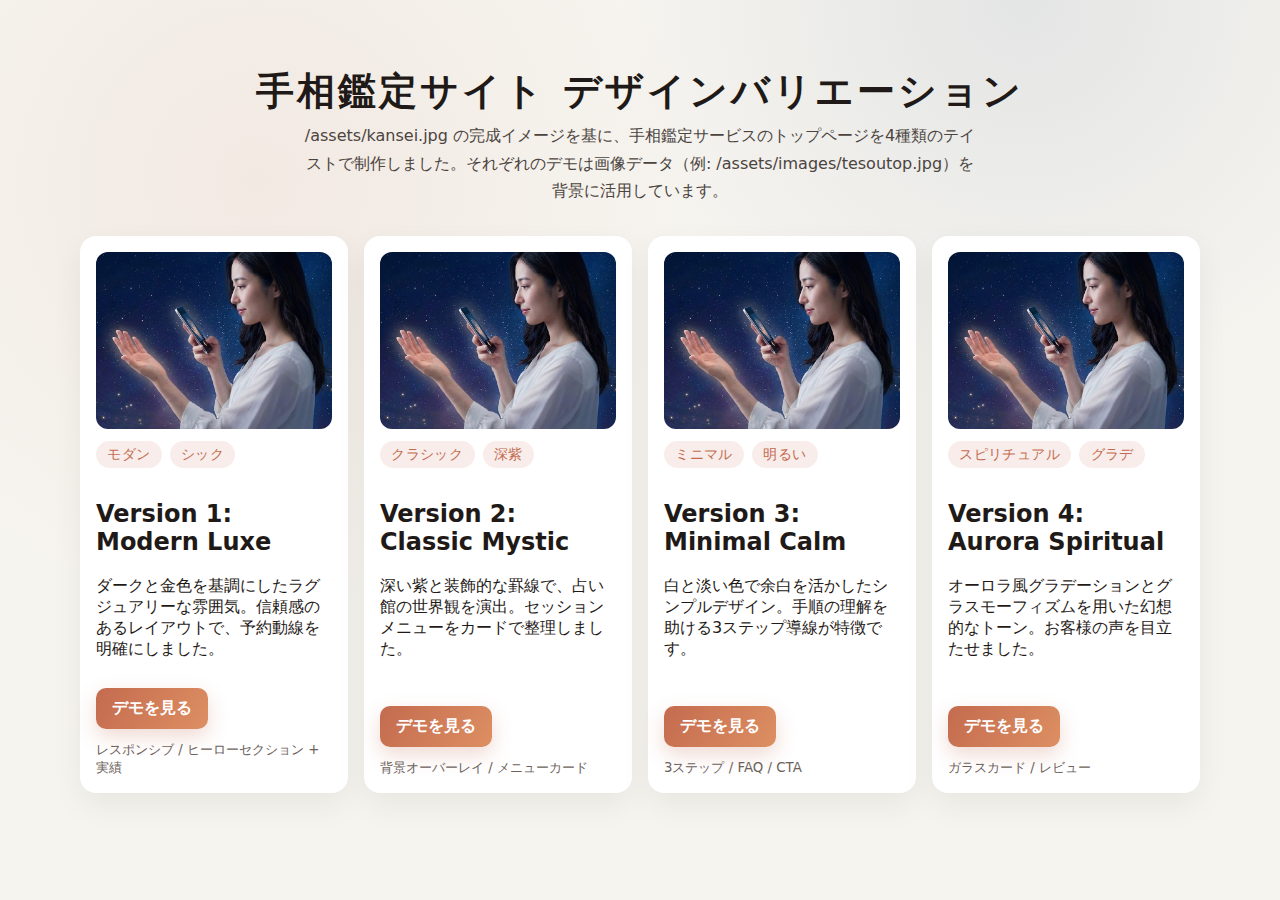
<file: index.html>
<!DOCTYPE html>
<html lang="ja">
<head>
  <meta charset="UTF-8">
  <meta name="viewport" content="width=device-width, initial-scale=1.0">
  <title>手相鑑定サイト バリエーション集</title>
  <style>
    :root {
      color-scheme: light;
      --bg: #f6f4ef;
      --ink: #1f1a17;
      --accent: #c46b4f;
      --card: #fff;
    }
    * { box-sizing: border-box; }
    body {
      margin: 0;
      font-family: 'Hiragino Sans', 'Noto Sans JP', system-ui, -apple-system, sans-serif;
      background: radial-gradient(circle at 20% 20%, rgba(196,107,79,0.08), transparent 35%),
                  radial-gradient(circle at 80% 0%, rgba(94,120,153,0.12), transparent 30%),
                  var(--bg);
      color: var(--ink);
      min-height: 100vh;
      padding: 2.5rem 1.25rem 3rem;
    }
    header {
      max-width: 1080px;
      margin: 0 auto 2rem;
      text-align: center;
    }
    h1 {
      font-size: clamp(1.8rem, 3vw, 2.4rem);
      margin-bottom: .35rem;
      letter-spacing: .08em;
    }
    p.lead {
      margin: 0 auto;
      max-width: 680px;
      color: #4b443f;
      line-height: 1.7;
    }
    .grid {
      display: grid;
      grid-template-columns: repeat(auto-fit, minmax(260px, 1fr));
      gap: 1rem;
      max-width: 1120px;
      margin: 0 auto;
    }
    article {
      background: var(--card);
      border-radius: 16px;
      padding: 1rem;
      box-shadow: 0 12px 32px rgba(0,0,0,0.06);
      display: flex;
      flex-direction: column;
      gap: .75rem;
      transition: transform .2s ease, box-shadow .2s ease;
    }
    article:hover {
      transform: translateY(-4px);
      box-shadow: 0 16px 36px rgba(0,0,0,0.08);
    }
    article img {
      width: 100%;
      border-radius: 12px;
      object-fit: cover;
      aspect-ratio: 4/3;
    }
    .tags {
      display: flex;
      gap: .5rem;
      flex-wrap: wrap;
    }
    .tag {
      padding: .25rem .7rem;
      border-radius: 999px;
      background: rgba(196,107,79,.12);
      color: var(--accent);
      font-size: .9rem;
      letter-spacing: .03em;
    }
    .actions {
      margin-top: auto;
      display: flex;
      align-items: center;
      justify-content: space-between;
      gap: .75rem;
      flex-wrap: wrap;
    }
    a.button {
      text-decoration: none;
      background: linear-gradient(120deg, #c46b4f, #dd8f62);
      color: #fff;
      padding: .65rem 1rem;
      border-radius: 10px;
      font-weight: 600;
      box-shadow: 0 8px 20px rgba(196,107,79,0.25);
    }
    small { color: #6c625b; }
  </style>
</head>
<body>
  <header>
    <h1>手相鑑定サイト デザインバリエーション</h1>
    <p class="lead">/assets/kansei.jpg の完成イメージを基に、手相鑑定サービスのトップページを4種類のテイストで制作しました。それぞれのデモは画像データ（例: /assets/images/tesoutop.jpg）を背景に活用しています。</p>
  </header>
  <section class="grid">
    <article>
      <img src="assets/images/tesoutop.jpg" alt="シックな手相鑑定サイト">
      <div class="tags"><span class="tag">モダン</span><span class="tag">シック</span></div>
      <div>
        <h2>Version 1: Modern Luxe</h2>
        <p>ダークと金色を基調にしたラグジュアリーな雰囲気。信頼感のあるレイアウトで、予約動線を明確にしました。</p>
      </div>
      <div class="actions">
        <a class="button" href="version1.html">デモを見る</a>
        <small>レスポンシブ / ヒーローセクション + 実績</small>
      </div>
    </article>
    <article>
      <img src="assets/images/tesoutop.jpg" alt="クラシックな手相鑑定サイト">
      <div class="tags"><span class="tag">クラシック</span><span class="tag">深紫</span></div>
      <div>
        <h2>Version 2: Classic Mystic</h2>
        <p>深い紫と装飾的な罫線で、占い館の世界観を演出。セッションメニューをカードで整理しました。</p>
      </div>
      <div class="actions">
        <a class="button" href="version2.html">デモを見る</a>
        <small>背景オーバーレイ / メニューカード</small>
      </div>
    </article>
    <article>
      <img src="assets/images/tesoutop.jpg" alt="ミニマルな手相鑑定サイト">
      <div class="tags"><span class="tag">ミニマル</span><span class="tag">明るい</span></div>
      <div>
        <h2>Version 3: Minimal Calm</h2>
        <p>白と淡い色で余白を活かしたシンプルデザイン。手順の理解を助ける3ステップ導線が特徴です。</p>
      </div>
      <div class="actions">
        <a class="button" href="version3.html">デモを見る</a>
        <small>3ステップ / FAQ / CTA</small>
      </div>
    </article>
    <article>
      <img src="assets/images/tesoutop.jpg" alt="スピリチュアルな手相鑑定サイト">
      <div class="tags"><span class="tag">スピリチュアル</span><span class="tag">グラデ</span></div>
      <div>
        <h2>Version 4: Aurora Spiritual</h2>
        <p>オーロラ風グラデーションとグラスモーフィズムを用いた幻想的なトーン。お客様の声を目立たせました。</p>
      </div>
      <div class="actions">
        <a class="button" href="version4.html">デモを見る</a>
        <small>ガラスカード / レビュー</small>
      </div>
    </article>
  </section>
</body>
</html>
</file>
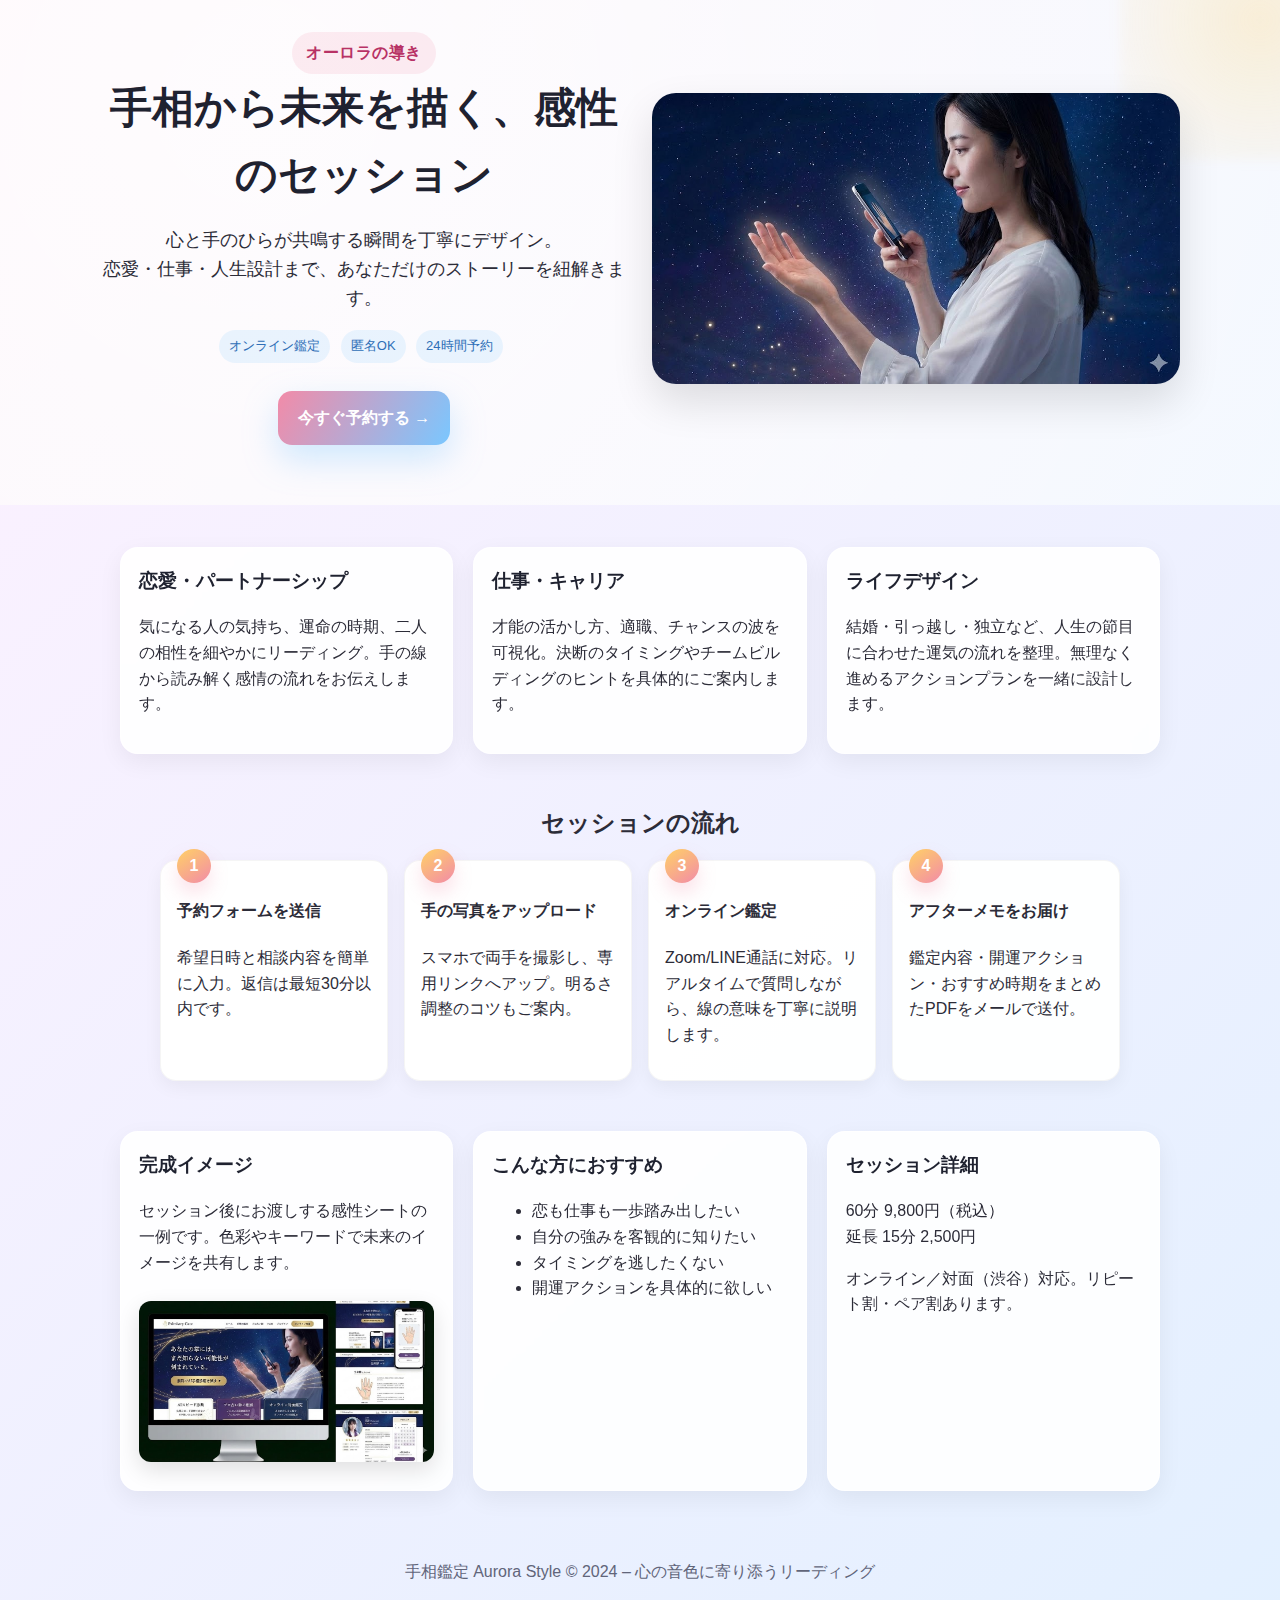
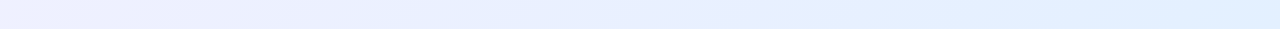
<file: version1-aurora.html>
<!DOCTYPE html>
<html lang="ja">
<head>
  <meta charset="UTF-8">
  <meta name="viewport" content="width=device-width, initial-scale=1.0">
  <title>手相鑑定オーロラスタイル</title>
  <style>
    :root {
      --primary: #f28ba8;
      --secondary: #7ac7ff;
      --accent: #ffd166;
      --bg: linear-gradient(135deg, #fef1ff, #e3f0ff);
      --text: #2c2c38;
    }
    * { box-sizing: border-box; }
    body {
      margin: 0;
      font-family: 'Helvetica Neue', Arial, sans-serif;
      color: var(--text);
      background: var(--bg);
      line-height: 1.6;
    }
    header {
      background: radial-gradient(circle at 20% 20%, rgba(255, 255, 255, 0.9), rgba(255, 255, 255, 0.7)),
                  linear-gradient(120deg, rgba(242, 139, 168, 0.18), rgba(122, 199, 255, 0.18));
      padding: 32px 24px 60px;
      text-align: center;
      position: relative;
      overflow: hidden;
    }
    header::after {
      content: "";
      position: absolute;
      right: -120px;
      top: -120px;
      width: 280px;
      height: 280px;
      background: radial-gradient(circle, rgba(255, 209, 102, 0.25), rgba(255, 209, 102, 0));
      filter: blur(6px);
    }
    .hero {
      max-width: 1080px;
      margin: 0 auto;
      display: grid;
      grid-template-columns: repeat(auto-fit, minmax(280px, 1fr));
      gap: 24px;
      align-items: center;
      position: relative;
      z-index: 1;
    }
    .hero img {
      width: 100%;
      border-radius: 24px;
      box-shadow: 0 18px 42px rgba(0,0,0,0.12);
    }
    h1 {
      font-size: clamp(28px, 4vw, 42px);
      margin: 0 0 16px;
      color: #1f2230;
    }
    .subtitle {
      font-size: 18px;
      margin-bottom: 18px;
    }
    .badge {
      display: inline-block;
      padding: 8px 14px;
      border-radius: 999px;
      background: rgba(242, 139, 168, 0.15);
      color: #b83265;
      font-weight: bold;
      letter-spacing: 0.03em;
    }
    .cta {
      display: inline-flex;
      align-items: center;
      gap: 10px;
      margin-top: 22px;
      padding: 14px 20px;
      background: linear-gradient(120deg, #f28ba8, #7ac7ff);
      color: #fff;
      text-decoration: none;
      border-radius: 14px;
      box-shadow: 0 14px 34px rgba(122, 199, 255, 0.35);
      font-weight: 700;
      transition: transform 0.2s ease, box-shadow 0.2s ease;
    }
    .cta:hover { transform: translateY(-2px); box-shadow: 0 18px 42px rgba(122,199,255,0.45); }
    .grid-section {
      max-width: 1080px;
      margin: 42px auto;
      padding: 0 20px;
      display: grid;
      gap: 20px;
      grid-template-columns: repeat(auto-fit, minmax(240px, 1fr));
    }
    .card {
      background: rgba(255, 255, 255, 0.9);
      border-radius: 18px;
      padding: 18px 18px 20px;
      box-shadow: 0 8px 24px rgba(0,0,0,0.06);
      border: 1px solid rgba(255,255,255,0.8);
      backdrop-filter: blur(4px);
    }
    .card h3 { margin-top: 0; color: #1f2230; }
    .pill {
      display: inline-block;
      padding: 6px 10px;
      border-radius: 999px;
      background: rgba(122,199,255,0.15);
      color: #2f6fb7;
      font-size: 13px;
      margin-right: 6px;
      margin-bottom: 6px;
    }
    .timeline { margin: 50px auto; max-width: 1000px; padding: 0 20px; }
    .timeline h2 { text-align: center; margin-bottom: 18px; }
    .steps {
      display: grid;
      grid-template-columns: repeat(auto-fit, minmax(220px, 1fr));
      gap: 16px;
    }
    .step {
      position: relative;
      padding: 16px;
      border-radius: 16px;
      background: rgba(255,255,255,0.95);
      border: 1px solid rgba(0,0,0,0.04);
      box-shadow: 0 6px 18px rgba(0,0,0,0.05);
    }
    .step-number {
      width: 34px;
      height: 34px;
      border-radius: 50%;
      display: grid;
      place-items: center;
      background: linear-gradient(145deg, #ffd166, #f28ba8);
      color: #fff;
      font-weight: 700;
      position: absolute;
      top: -12px;
      left: 16px;
      box-shadow: 0 10px 18px rgba(242, 139, 168, 0.25);
    }
    footer {
      text-align: center;
      padding: 26px 18px 44px;
      color: #61657a;
    }
  </style>
</head>
<body>
  <header>
    <div class="hero">
      <div>
        <span class="badge">オーロラの導き</span>
        <h1>手相から未来を描く、感性のセッション</h1>
        <p class="subtitle">心と手のひらが共鳴する瞬間を丁寧にデザイン。<br>恋愛・仕事・人生設計まで、あなただけのストーリーを紐解きます。</p>
        <div>
          <span class="pill">オンライン鑑定</span>
          <span class="pill">匿名OK</span>
          <span class="pill">24時間予約</span>
        </div>
        <a class="cta" href="#flow">今すぐ予約する →</a>
      </div>
      <img src="assets/images/tesoutop.jpg" alt="手相鑑定イメージ">
    </div>
  </header>

  <section class="grid-section">
    <div class="card">
      <h3>恋愛・パートナーシップ</h3>
      <p>気になる人の気持ち、運命の時期、二人の相性を細やかにリーディング。手の線から読み解く感情の流れをお伝えします。</p>
    </div>
    <div class="card">
      <h3>仕事・キャリア</h3>
      <p>才能の活かし方、適職、チャンスの波を可視化。決断のタイミングやチームビルディングのヒントを具体的にご案内します。</p>
    </div>
    <div class="card">
      <h3>ライフデザイン</h3>
      <p>結婚・引っ越し・独立など、人生の節目に合わせた運気の流れを整理。無理なく進めるアクションプランを一緒に設計します。</p>
    </div>
  </section>

  <section class="timeline" id="flow">
    <h2>セッションの流れ</h2>
    <div class="steps">
      <div class="step">
        <div class="step-number">1</div>
        <h4>予約フォームを送信</h4>
        <p>希望日時と相談内容を簡単に入力。返信は最短30分以内です。</p>
      </div>
      <div class="step">
        <div class="step-number">2</div>
        <h4>手の写真をアップロード</h4>
        <p>スマホで両手を撮影し、専用リンクへアップ。明るさ調整のコツもご案内。</p>
      </div>
      <div class="step">
        <div class="step-number">3</div>
        <h4>オンライン鑑定</h4>
        <p>Zoom/LINE通話に対応。リアルタイムで質問しながら、線の意味を丁寧に説明します。</p>
      </div>
      <div class="step">
        <div class="step-number">4</div>
        <h4>アフターメモをお届け</h4>
        <p>鑑定内容・開運アクション・おすすめ時期をまとめたPDFをメールで送付。</p>
      </div>
    </div>
  </section>

  <section class="grid-section">
    <div class="card">
      <h3>完成イメージ</h3>
      <p>セッション後にお渡しする感性シートの一例です。色彩やキーワードで未来のイメージを共有します。</p>
      <img src="assets/kansei.jpg" alt="完成イメージ" style="width:100%; border-radius:12px; margin-top:10px; box-shadow:0 8px 22px rgba(0,0,0,0.12);">
    </div>
    <div class="card">
      <h3>こんな方におすすめ</h3>
      <ul>
        <li>恋も仕事も一歩踏み出したい</li>
        <li>自分の強みを客観的に知りたい</li>
        <li>タイミングを逃したくない</li>
        <li>開運アクションを具体的に欲しい</li>
      </ul>
    </div>
    <div class="card">
      <h3>セッション詳細</h3>
      <p>60分 9,800円（税込）<br>延長 15分 2,500円</p>
      <p>オンライン／対面（渋谷）対応。リピート割・ペア割あります。</p>
    </div>
  </section>

  <footer>
    手相鑑定 Aurora Style © 2024 – 心の音色に寄り添うリーディング
  </footer>
</body>
</html>
</file>
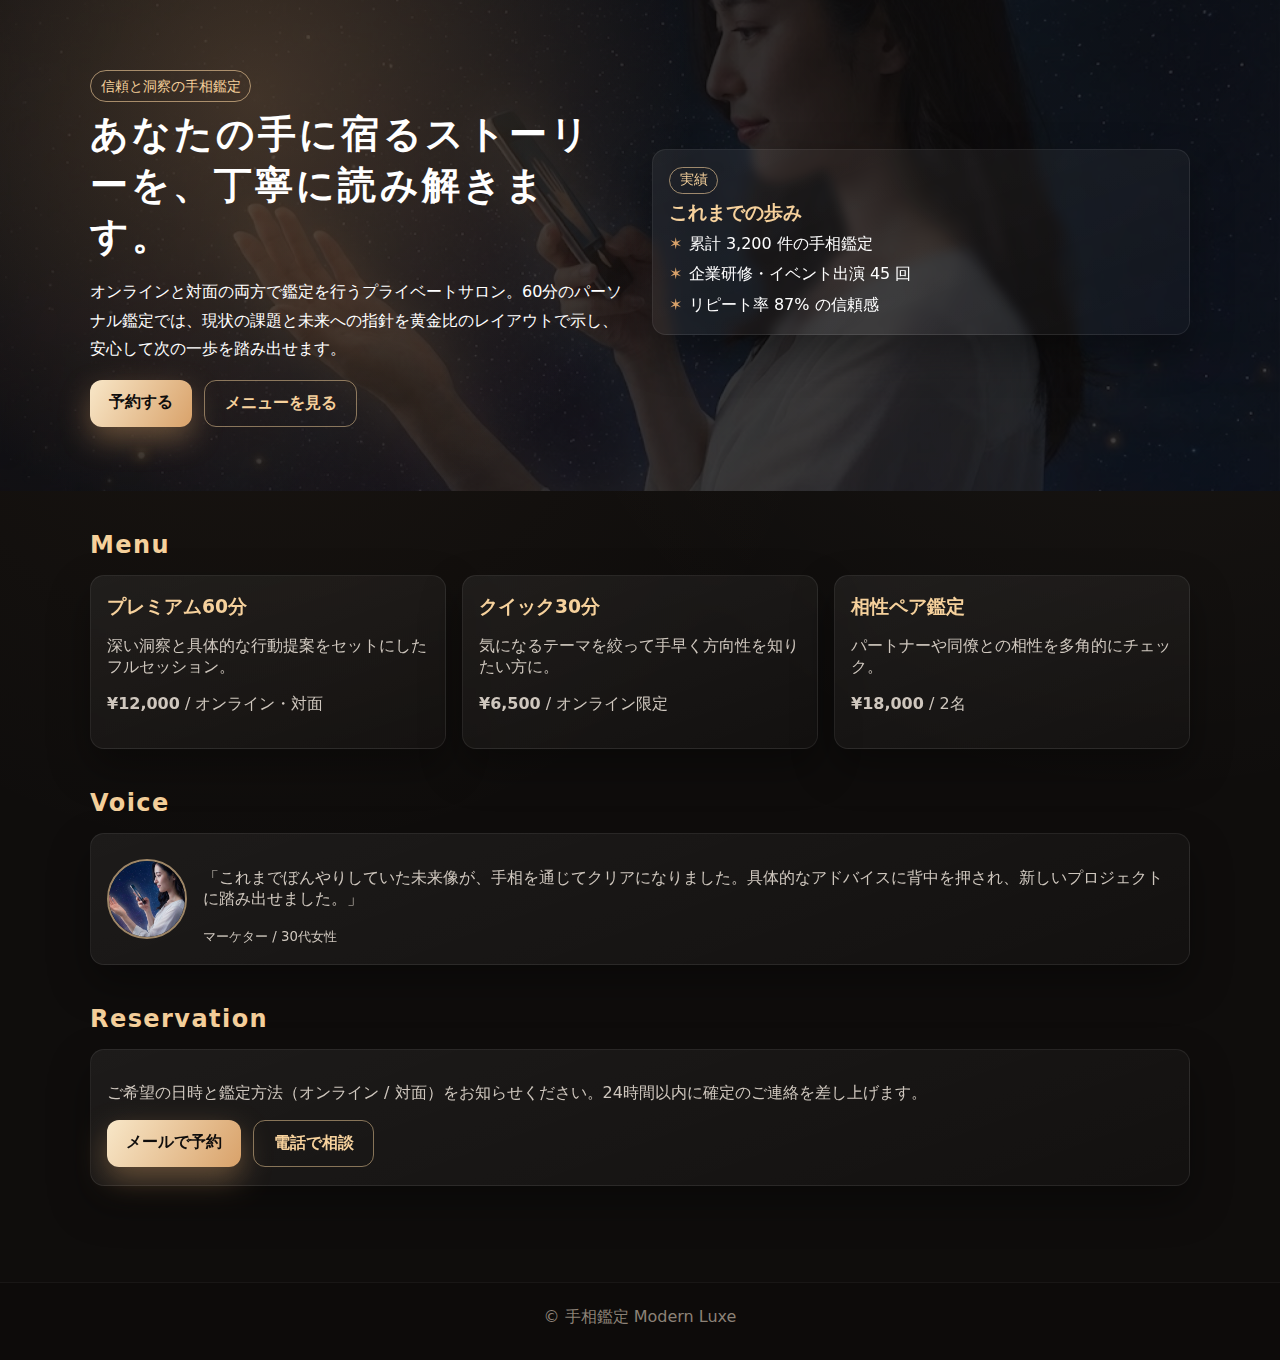
<file: version1.html>
<!DOCTYPE html>
<html lang="ja">
<head>
  <meta charset="UTF-8">
  <meta name="viewport" content="width=device-width, initial-scale=1.0">
  <title>手相鑑定 Modern Luxe</title>
  <style>
    :root {
      --bg: #0f0d0c;
      --panel: #161311;
      --gold: #d9a26a;
      --muted: #cfc7be;
      --accent: #f6d19c;
    }
    * { box-sizing: border-box; }
    body {
      margin: 0;
      font-family: 'Noto Sans JP', 'Hiragino Sans', system-ui, sans-serif;
      background: radial-gradient(circle at 20% 20%, rgba(217,162,106,0.05), transparent 40%),
                  radial-gradient(circle at 90% 10%, rgba(245,218,182,0.05), transparent 40%),
                  var(--bg);
      color: var(--muted);
      min-height: 100vh;
    }
    header {
      position: relative;
      overflow: hidden;
      isolation: isolate;
      background: linear-gradient(130deg, rgba(15,13,12,.9), rgba(15,13,12,.75)), url('assets/images/tesoutop.jpg') center/cover;
      color: #fff;
      padding: 3.5rem 1.25rem 4rem;
    }
    header::after {
      content: '';
      position: absolute;
      inset: 0;
      background: radial-gradient(circle at 20% 20%, rgba(217,162,106,.25), transparent 40%);
      z-index: 0;
    }
    .hero {
      position: relative;
      z-index: 1;
      max-width: 1100px;
      margin: 0 auto;
      display: grid;
      gap: 1.5rem;
      grid-template-columns: repeat(auto-fit, minmax(280px, 1fr));
      align-items: center;
    }
    .hero h1 {
      font-size: clamp(2rem, 3vw, 2.8rem);
      letter-spacing: .08em;
      margin: 0 0 .75rem;
    }
    .hero p { line-height: 1.8; }
    .cta {
      display: flex;
      gap: .75rem;
      flex-wrap: wrap;
      margin-top: 1rem;
    }
    .cta a {
      text-decoration: none;
      padding: .75rem 1.2rem;
      border-radius: 12px;
      font-weight: 700;
      color: #0f0d0c;
      background: linear-gradient(120deg, #f8e7c8, #d9a26a);
      box-shadow: 0 12px 30px rgba(217,162,106,0.4);
    }
    .cta a.secondary {
      background: transparent;
      color: #f6d19c;
      border: 1px solid rgba(246,209,156,0.5);
      box-shadow: none;
    }
    main { padding: 2.5rem 1.25rem 3.5rem; }
    .section { max-width: 1100px; margin: 0 auto 2.5rem; }
    h2 { color: #f6d19c; letter-spacing: .06em; margin: 0 0 1rem; }
    .cards { display: grid; grid-template-columns: repeat(auto-fit, minmax(240px, 1fr)); gap: 1rem; }
    .card {
      background: linear-gradient(160deg, rgba(255,255,255,0.06), rgba(255,255,255,0.02));
      border: 1px solid rgba(255,255,255,0.08);
      border-radius: 14px;
      padding: 1.1rem 1rem;
      box-shadow: 0 18px 40px rgba(0,0,0,0.35);
      backdrop-filter: blur(6px);
    }
    .card h3 { margin: 0 0 .5rem; color: #f6d19c; }
    .badge { display: inline-block; padding: .2rem .6rem; border-radius: 999px; border: 1px solid rgba(246,209,156,0.6); color: #f6d19c; font-size: .85rem; margin-bottom: .4rem; }
    .list { list-style: none; padding: 0; margin: 0; display: grid; gap: .6rem; }
    .list li::before { content: '✶'; color: #d9a26a; margin-right: .4rem; }
    .testimonial { display: grid; grid-template-columns: 80px 1fr; gap: 1rem; align-items: center; }
    .testimonial img { width: 80px; height: 80px; border-radius: 50%; object-fit: cover; border: 2px solid rgba(246,209,156,0.6); }
    footer { text-align: center; color: #8c8277; padding: 1.5rem 1rem 2rem; border-top: 1px solid rgba(255,255,255,0.05); background: #0d0b0a; }
  </style>
</head>
<body>
  <header>
    <div class="hero">
      <div>
        <p class="badge">信頼と洞察の手相鑑定</p>
        <h1>あなたの手に宿るストーリーを、丁寧に読み解きます。</h1>
        <p>オンラインと対面の両方で鑑定を行うプライベートサロン。60分のパーソナル鑑定では、現状の課題と未来への指針を黄金比のレイアウトで示し、安心して次の一歩を踏み出せます。</p>
        <div class="cta">
          <a href="#reserve">予約する</a>
          <a class="secondary" href="#menu">メニューを見る</a>
        </div>
      </div>
      <div class="card" aria-label="鑑定実績">
        <div class="badge">実績</div>
        <h3>これまでの歩み</h3>
        <ul class="list">
          <li>累計 3,200 件の手相鑑定</li>
          <li>企業研修・イベント出演 45 回</li>
          <li>リピート率 87% の信頼感</li>
        </ul>
      </div>
    </div>
  </header>
  <main>
    <section id="menu" class="section">
      <h2>Menu</h2>
      <div class="cards">
        <div class="card">
          <h3>プレミアム60分</h3>
          <p>深い洞察と具体的な行動提案をセットにしたフルセッション。</p>
          <p><strong>¥12,000</strong> / オンライン・対面</p>
        </div>
        <div class="card">
          <h3>クイック30分</h3>
          <p>気になるテーマを絞って手早く方向性を知りたい方に。</p>
          <p><strong>¥6,500</strong> / オンライン限定</p>
        </div>
        <div class="card">
          <h3>相性ペア鑑定</h3>
          <p>パートナーや同僚との相性を多角的にチェック。</p>
          <p><strong>¥18,000</strong> / 2名</p>
        </div>
      </div>
    </section>

    <section class="section">
      <h2>Voice</h2>
      <div class="card testimonial">
        <img src="assets/images/tesoutop.jpg" alt="お客様の声">
        <div>
          <p>「これまでぼんやりしていた未来像が、手相を通じてクリアになりました。具体的なアドバイスに背中を押され、新しいプロジェクトに踏み出せました。」</p>
          <small>マーケター / 30代女性</small>
        </div>
      </div>
    </section>

    <section id="reserve" class="section">
      <h2>Reservation</h2>
      <div class="card">
        <p>ご希望の日時と鑑定方法（オンライン / 対面）をお知らせください。24時間以内に確定のご連絡を差し上げます。</p>
        <div class="cta">
          <a href="mailto:info@example.com?subject=%E6%89%8B%E7%9B%B8%E9%91%91%E5%AE%9A%E4%BA%88%E7%B4%84">メールで予約</a>
          <a class="secondary" href="tel:000-0000-0000">電話で相談</a>
        </div>
      </div>
    </section>
  </main>
  <footer>© 手相鑑定 Modern Luxe</footer>
</body>
</html>
</file>
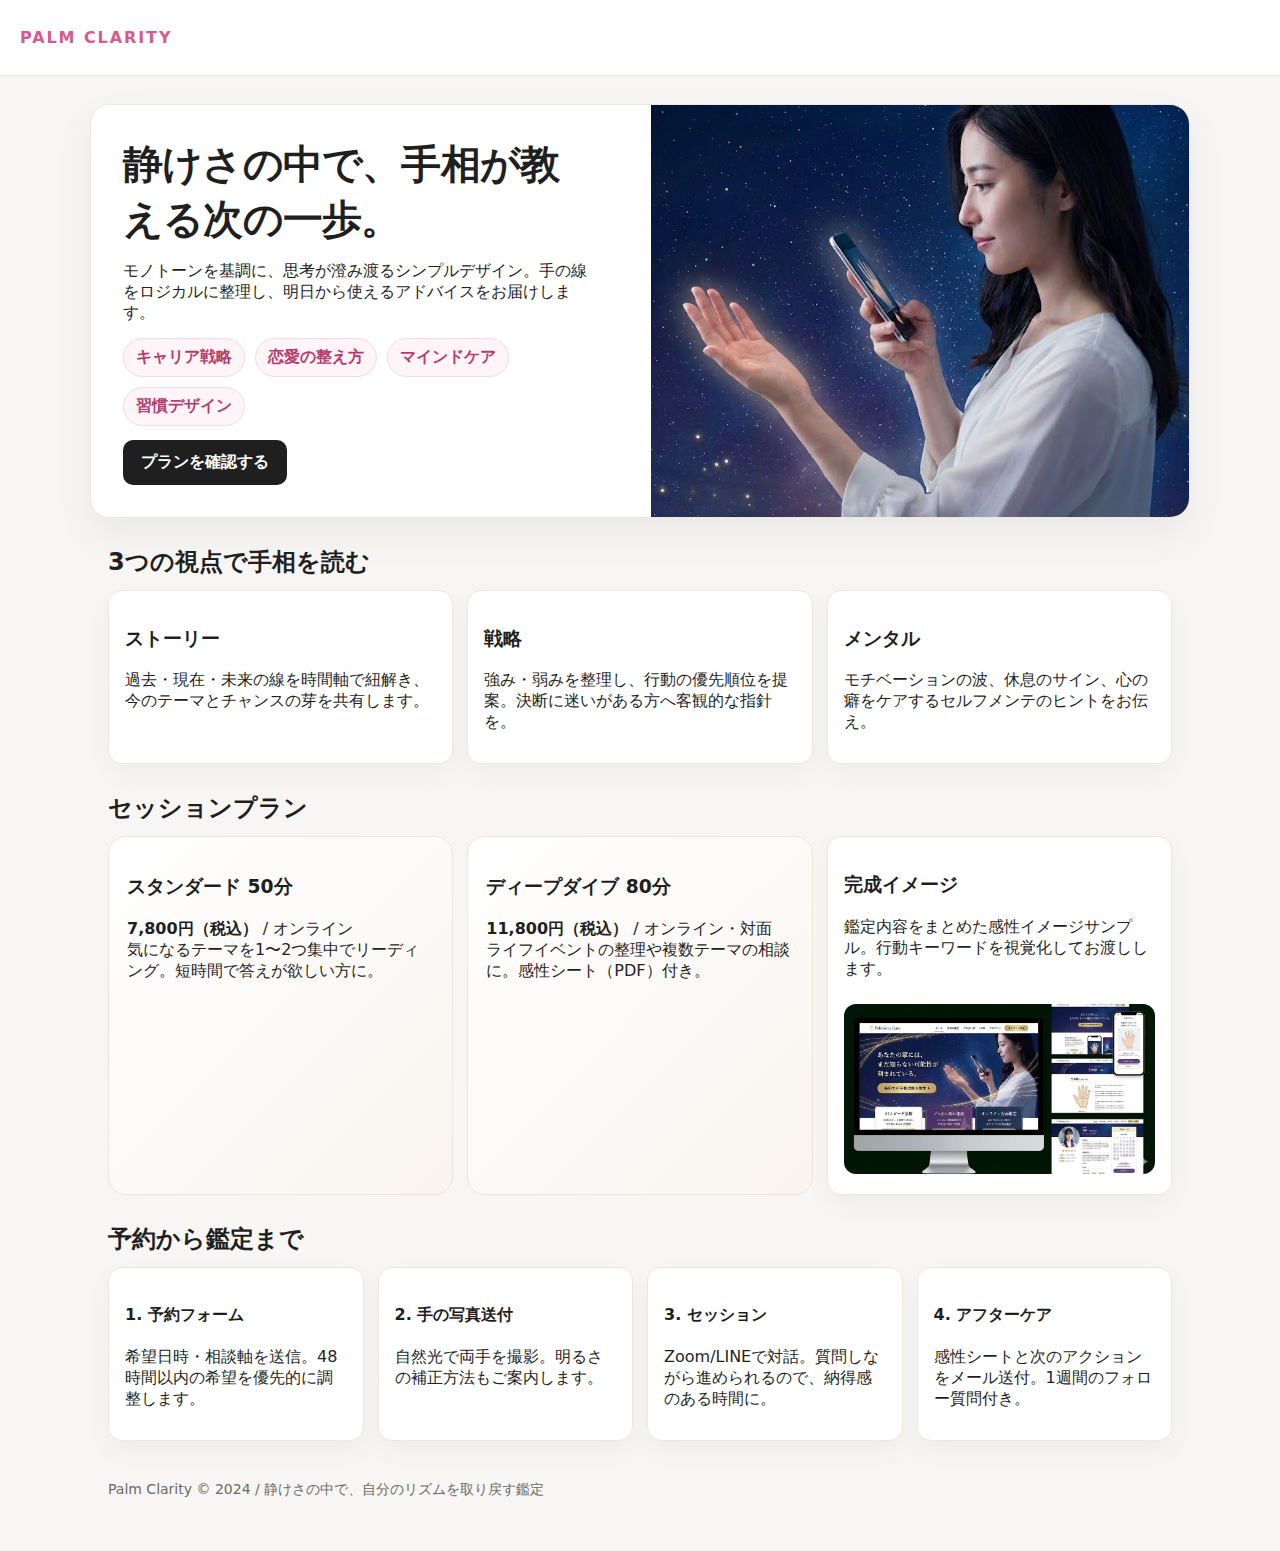
<file: version2-serene.html>
<!DOCTYPE html>
<html lang="ja">
<head>
  <meta charset="UTF-8">
  <meta name="viewport" content="width=device-width, initial-scale=1.0">
  <title>手相鑑定 セレニティ</title>
  <style>
    * { box-sizing: border-box; }
    body {
      margin: 0;
      font-family: 'Noto Sans JP', 'Hiragino Sans', system-ui, -apple-system, sans-serif;
      background: #f7f6f4;
      color: #1f1f1f;
    }
    header {
      background: #ffffff;
      padding: 28px 20px;
      border-bottom: 1px solid #ece7df;
    }
    .logo {
      font-weight: 800;
      letter-spacing: 0.12em;
      text-transform: uppercase;
      color: #d45c8c;
    }
    .hero {
      max-width: 1100px;
      margin: 28px auto 0;
      background: #fff;
      border: 1px solid #ede7de;
      border-radius: 20px;
      display: grid;
      grid-template-columns: repeat(auto-fit, minmax(280px, 1fr));
      gap: 22px;
      overflow: hidden;
      box-shadow: 0 16px 40px rgba(0,0,0,0.06);
    }
    .hero img { width: 100%; height: 100%; object-fit: cover; }
    .hero-text { padding: 32px; }
    h1 { margin: 0 0 14px; font-size: clamp(26px, 3.8vw, 40px); letter-spacing: -0.02em; }
    p { margin: 0 0 14px; }
    .points {
      display: flex;
      flex-wrap: wrap;
      gap: 10px;
    }
    .chip {
      padding: 8px 12px;
      border-radius: 999px;
      background: #fff4f8;
      color: #b53d6e;
      border: 1px solid #f3dbe5;
      font-weight: 700;
    }
    .primary-btn {
      display: inline-block;
      margin-top: 14px;
      padding: 12px 18px;
      background: #1f1f1f;
      color: #fff;
      text-decoration: none;
      border-radius: 10px;
      font-weight: 700;
    }
    .section { max-width: 1100px; margin: 28px auto; padding: 0 18px; }
    .section h2 { margin: 0 0 12px; }
    .cards { display: grid; gap: 14px; grid-template-columns: repeat(auto-fit, minmax(240px, 1fr)); }
    .card {
      background: #fff;
      border: 1px solid #ede7de;
      border-radius: 14px;
      padding: 16px;
      box-shadow: 0 10px 26px rgba(0,0,0,0.04);
    }
    .list { padding-left: 18px; }
    .price-box {
      background: linear-gradient(135deg, #fff, #f9f4ef);
      border-radius: 18px;
      padding: 18px;
      border: 1px solid #eee4d8;
      box-shadow: inset 0 1px 0 rgba(255,255,255,0.8);
    }
    .footer {
      max-width: 1100px;
      margin: 20px auto 40px;
      padding: 12px 18px;
      color: #6c6a67;
      font-size: 14px;
    }
  </style>
</head>
<body>
  <header>
    <div class="logo">Palm Clarity</div>
  </header>

  <div class="hero">
    <div class="hero-text">
      <h1>静けさの中で、手相が教える次の一歩。</h1>
      <p>モノトーンを基調に、思考が澄み渡るシンプルデザイン。手の線をロジカルに整理し、明日から使えるアドバイスをお届けします。</p>
      <div class="points">
        <span class="chip">キャリア戦略</span>
        <span class="chip">恋愛の整え方</span>
        <span class="chip">マインドケア</span>
        <span class="chip">習慣デザイン</span>
      </div>
      <a href="#plan" class="primary-btn">プランを確認する</a>
    </div>
    <img src="assets/images/tesoutop.jpg" alt="手相鑑定のイメージ">
  </div>

  <section class="section">
    <h2>3つの視点で手相を読む</h2>
    <div class="cards">
      <div class="card">
        <h3>ストーリー</h3>
        <p>過去・現在・未来の線を時間軸で紐解き、今のテーマとチャンスの芽を共有します。</p>
      </div>
      <div class="card">
        <h3>戦略</h3>
        <p>強み・弱みを整理し、行動の優先順位を提案。決断に迷いがある方へ客観的な指針を。</p>
      </div>
      <div class="card">
        <h3>メンタル</h3>
        <p>モチベーションの波、休息のサイン、心の癖をケアするセルフメンテのヒントをお伝え。</p>
      </div>
    </div>
  </section>

  <section class="section" id="plan">
    <h2>セッションプラン</h2>
    <div class="cards">
      <div class="card price-box">
        <h3>スタンダード 50分</h3>
        <p><strong>7,800円（税込）</strong> / オンライン
        <br>気になるテーマを1〜2つ集中でリーディング。短時間で答えが欲しい方に。</p>
      </div>
      <div class="card price-box">
        <h3>ディープダイブ 80分</h3>
        <p><strong>11,800円（税込）</strong> / オンライン・対面
        <br>ライフイベントの整理や複数テーマの相談に。感性シート（PDF）付き。</p>
      </div>
      <div class="card">
        <h3>完成イメージ</h3>
        <p>鑑定内容をまとめた感性イメージサンプル。行動キーワードを視覚化してお渡しします。</p>
        <img src="assets/kansei.jpg" alt="完成イメージ" style="width:100%; border-radius:12px; margin-top:10px;">
      </div>
    </div>
  </section>

  <section class="section">
    <h2>予約から鑑定まで</h2>
    <div class="cards">
      <div class="card">
        <h4>1. 予約フォーム</h4>
        <p>希望日時・相談軸を送信。48時間以内の希望を優先的に調整します。</p>
      </div>
      <div class="card">
        <h4>2. 手の写真送付</h4>
        <p>自然光で両手を撮影。明るさの補正方法もご案内します。</p>
      </div>
      <div class="card">
        <h4>3. セッション</h4>
        <p>Zoom/LINEで対話。質問しながら進められるので、納得感のある時間に。</p>
      </div>
      <div class="card">
        <h4>4. アフターケア</h4>
        <p>感性シートと次のアクションをメール送付。1週間のフォロー質問付き。</p>
      </div>
    </div>
  </section>

  <div class="footer">
    Palm Clarity © 2024 / 静けさの中で、自分のリズムを取り戻す鑑定
  </div>
</body>
</html>
</file>
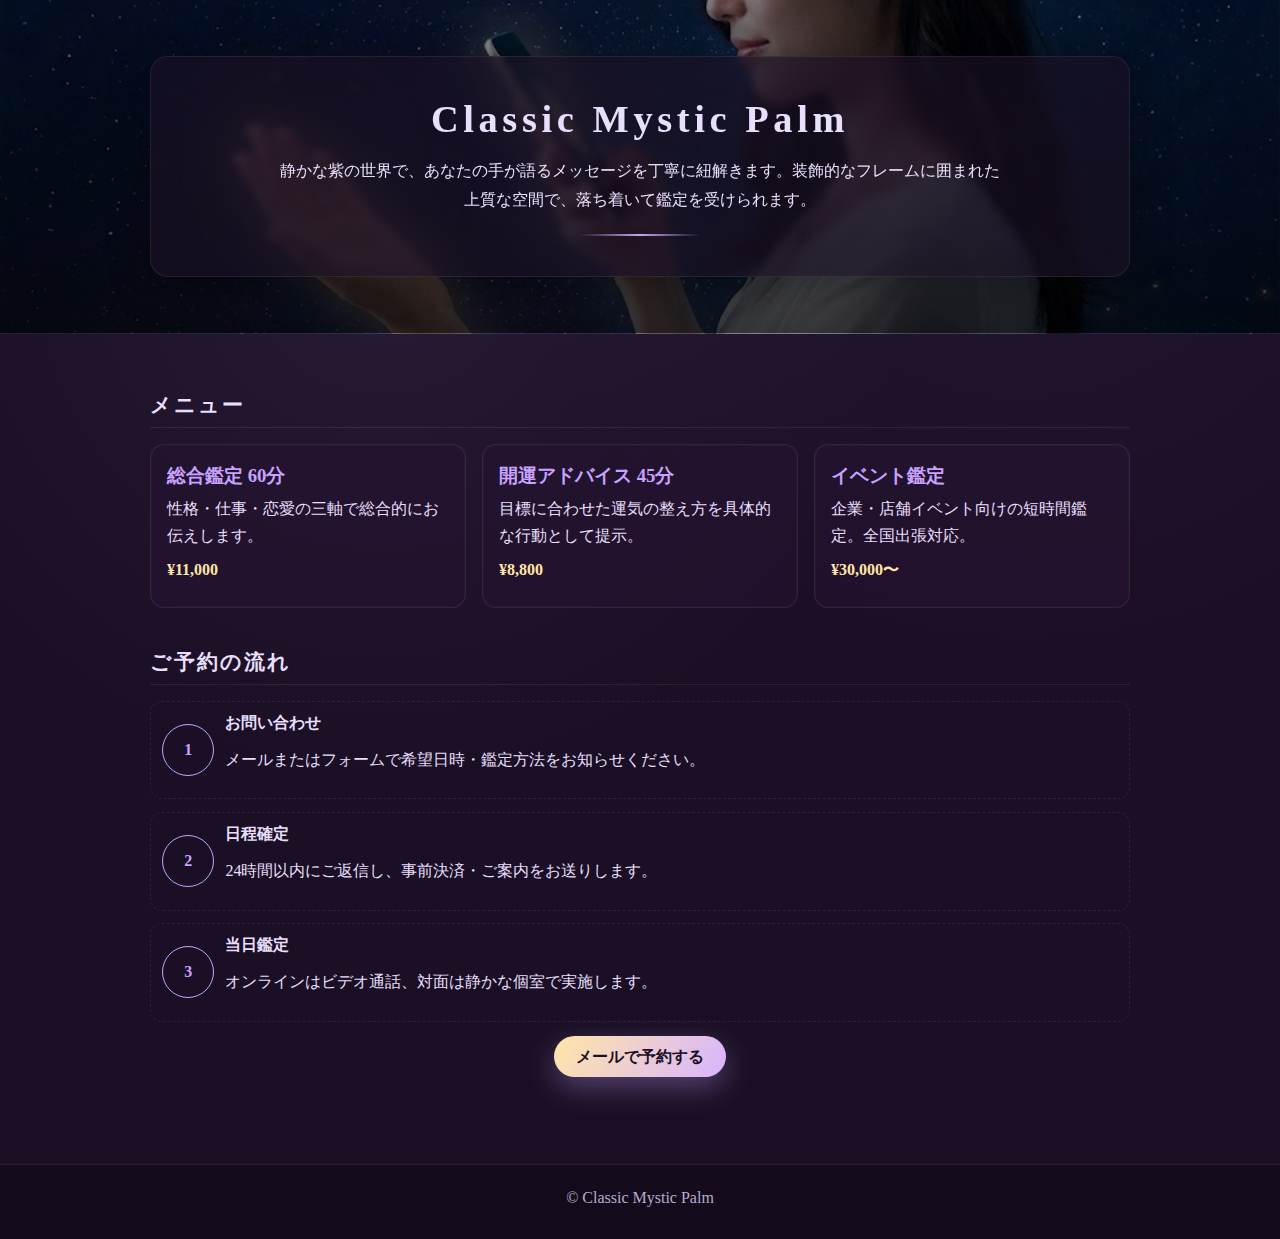
<file: version2.html>
<!DOCTYPE html>
<html lang="ja">
<head>
  <meta charset="UTF-8">
  <meta name="viewport" content="width=device-width, initial-scale=1.0">
  <title>手相鑑定 Classic Mystic</title>
  <style>
    :root {
      --bg: #1a0f24;
      --panel: #24132f;
      --accent: #c9a2ff;
      --line: rgba(255,255,255,0.08);
      --text: #e7dffc;
    }
    * { box-sizing: border-box; }
    body {
      margin: 0;
      font-family: 'Shippori Mincho', 'Noto Serif JP', serif;
      background: radial-gradient(circle at 30% 20%, rgba(201,162,255,0.08), transparent 40%),
                  radial-gradient(circle at 80% 10%, rgba(137,120,207,0.08), transparent 35%),
                  var(--bg);
      color: var(--text);
      min-height: 100vh;
    }
    header {
      position: relative;
      padding: 3.5rem 1.25rem;
      background: linear-gradient(180deg, rgba(0,0,0,0.45), rgba(0,0,0,0.75)), url('assets/images/tesoutop.jpg') center/cover;
      border-bottom: 1px solid var(--line);
      text-align: center;
    }
    .frame {
      max-width: 980px;
      margin: 0 auto;
      border: 1px solid var(--line);
      padding: 2.5rem 1.5rem;
      border-radius: 18px;
      backdrop-filter: blur(4px);
      box-shadow: 0 10px 40px rgba(0,0,0,0.35);
      background: rgba(26,15,36,0.65);
    }
    h1 { font-size: clamp(2rem, 3vw, 2.7rem); letter-spacing: .12em; margin: 0 0 1rem; }
    p.lead { max-width: 720px; margin: 0 auto 1.2rem; line-height: 1.8; }
    .underline { width: 120px; height: 2px; background: linear-gradient(90deg, transparent, var(--accent), transparent); margin: 0.8rem auto 0; }
    main { padding: 2.5rem 1.25rem 3.5rem; }
    .section { max-width: 980px; margin: 0 auto 2.5rem; }
    h2 { letter-spacing: .1em; font-size: 1.3rem; margin-bottom: 1rem; border-bottom: 1px solid var(--line); padding-bottom: .5rem; }
    .menu-grid { display: grid; grid-template-columns: repeat(auto-fit, minmax(240px,1fr)); gap: 1rem; }
    .menu {
      border: 1px solid var(--line);
      padding: 1.1rem 1rem;
      border-radius: 14px;
      background: rgba(36,19,47,0.7);
      box-shadow: inset 0 0 0 1px rgba(201,162,255,0.04);
    }
    .menu h3 { margin: 0 0 .4rem; color: var(--accent); }
    .menu p { margin: 0 0 .4rem; line-height: 1.7; }
    .menu strong { color: #ffe6a7; }
    .steps { display: grid; gap: .8rem; }
    .step { display: grid; grid-template-columns: 52px 1fr; gap: .7rem; align-items: center; padding: .7rem; border: 1px dashed var(--line); border-radius: 12px; }
    .step div:first-child { width: 52px; height: 52px; border-radius: 50%; border: 1px solid var(--accent); display: grid; place-items: center; color: var(--accent); font-weight: 700; }
    .cta { text-align: center; margin-top: 1.6rem; }
    .cta a { color: #1a0f24; background: linear-gradient(120deg, #ffe6a7, #d9b4ff); text-decoration: none; padding: .75rem 1.4rem; border-radius: 999px; font-weight: 700; box-shadow: 0 10px 30px rgba(201,162,255,0.35); }
    footer { text-align: center; color: #b9aacd; padding: 1.5rem 1rem 2rem; border-top: 1px solid var(--line); background: #130a1b; }
  </style>
</head>
<body>
  <header>
    <div class="frame">
      <h1>Classic Mystic Palm</h1>
      <p class="lead">静かな紫の世界で、あなたの手が語るメッセージを丁寧に紐解きます。装飾的なフレームに囲まれた上質な空間で、落ち着いて鑑定を受けられます。</p>
      <div class="underline"></div>
    </div>
  </header>

  <main>
    <section class="section">
      <h2>メニュー</h2>
      <div class="menu-grid">
        <div class="menu">
          <h3>総合鑑定 60分</h3>
          <p>性格・仕事・恋愛の三軸で総合的にお伝えします。</p>
          <p><strong>¥11,000</strong></p>
        </div>
        <div class="menu">
          <h3>開運アドバイス 45分</h3>
          <p>目標に合わせた運気の整え方を具体的な行動として提示。</p>
          <p><strong>¥8,800</strong></p>
        </div>
        <div class="menu">
          <h3>イベント鑑定</h3>
          <p>企業・店舗イベント向けの短時間鑑定。全国出張対応。</p>
          <p><strong>¥30,000〜</strong></p>
        </div>
      </div>
    </section>

    <section class="section">
      <h2>ご予約の流れ</h2>
      <div class="steps">
        <div class="step">
          <div>1</div>
          <div>
            <strong>お問い合わせ</strong>
            <p>メールまたはフォームで希望日時・鑑定方法をお知らせください。</p>
          </div>
        </div>
        <div class="step">
          <div>2</div>
          <div>
            <strong>日程確定</strong>
            <p>24時間以内にご返信し、事前決済・ご案内をお送りします。</p>
          </div>
        </div>
        <div class="step">
          <div>3</div>
          <div>
            <strong>当日鑑定</strong>
            <p>オンラインはビデオ通話、対面は静かな個室で実施します。</p>
          </div>
        </div>
      </div>
      <div class="cta">
        <a href="mailto:info@example.com?subject=%E6%89%8B%E7%9B%B8%E9%91%91%E5%AE%9A%E3%81%AE%E3%81%94%E4%BA%88%E7%B4%84">メールで予約する</a>
      </div>
    </section>
  </main>

  <footer>© Classic Mystic Palm</footer>
</body>
</html>
</file>
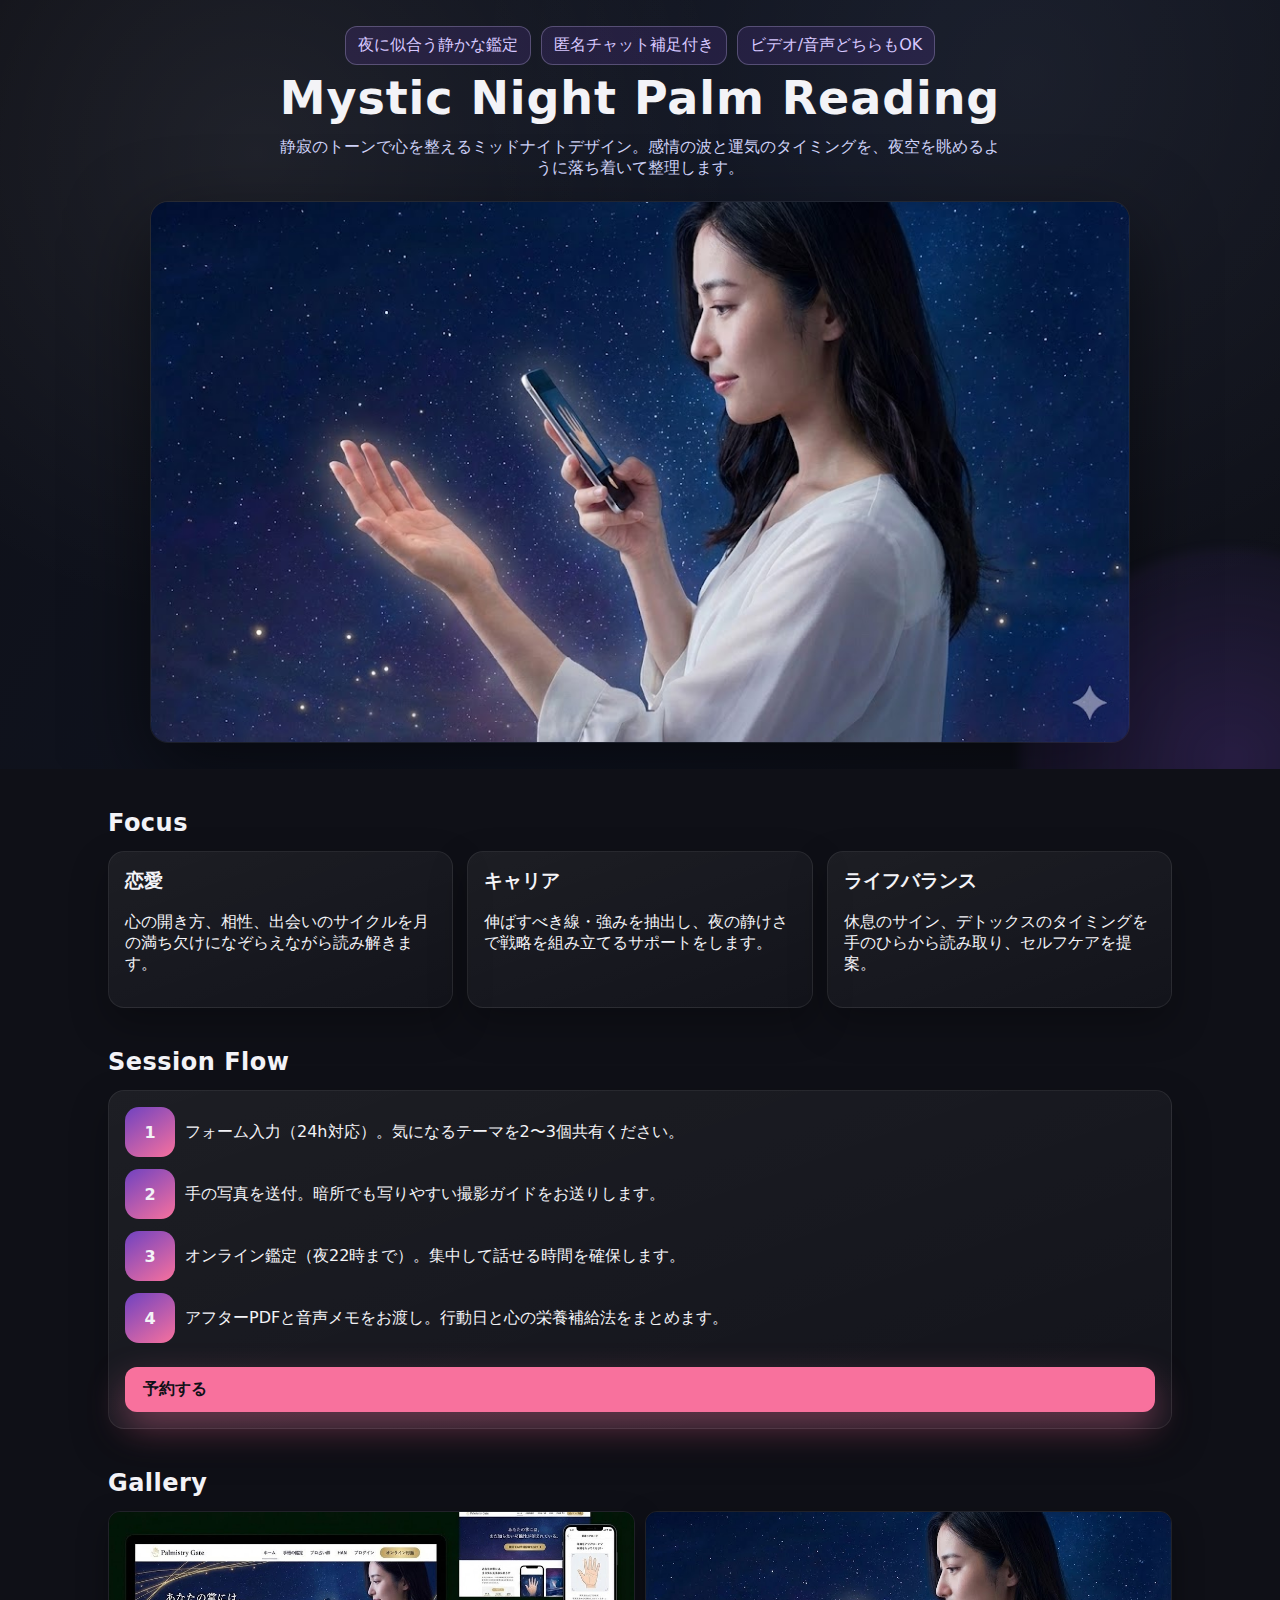
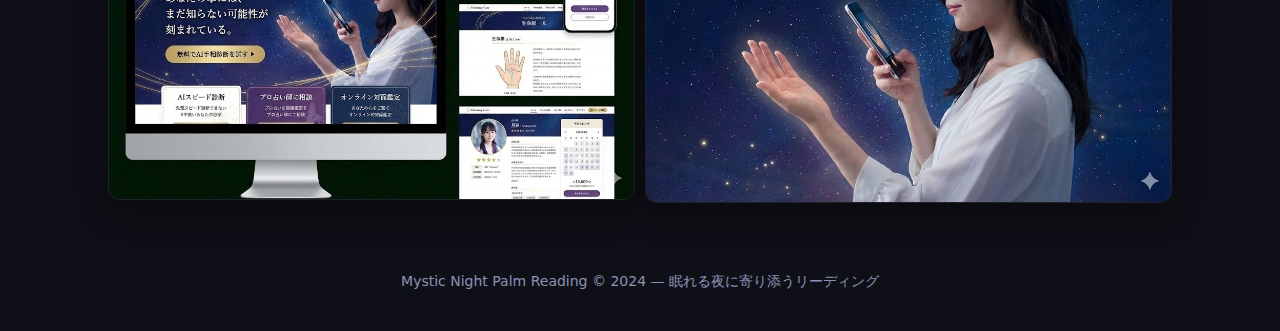
<file: version3-mystic.html>
<!DOCTYPE html>
<html lang="ja">
<head>
  <meta charset="UTF-8">
  <meta name="viewport" content="width=device-width, initial-scale=1.0">
  <title>手相鑑定 ミスティックナイト</title>
  <style>
    * { box-sizing: border-box; }
    body {
      margin: 0;
      font-family: 'Inter', 'Hiragino Sans', system-ui, sans-serif;
      background: #0f1017;
      color: #f3f3f7;
    }
    header {
      padding: 26px 18px;
      text-align: center;
      background: radial-gradient(circle at 20% 20%, rgba(255,255,255,0.07), transparent 40%),
                  radial-gradient(circle at 80% 10%, rgba(255,255,255,0.05), transparent 45%),
                  linear-gradient(120deg, #0f1017, #0f1422 55%, #0f1017);
      position: relative;
      overflow: hidden;
    }
    header::after {
      content: "";
      position: absolute;
      width: 420px;
      height: 420px;
      border-radius: 50%;
      background: radial-gradient(circle, rgba(111, 66, 193, 0.25), rgba(111, 66, 193, 0));
      right: -160px;
      bottom: -200px;
      filter: blur(6px);
    }
    .title { font-size: clamp(30px, 4vw, 46px); margin: 6px 0 12px; letter-spacing: 0.02em; }
    .lead { color: #cdd1f7; max-width: 720px; margin: 0 auto 10px; }
    .hero-img {
      max-width: 980px;
      margin: 22px auto 0;
      border-radius: 18px;
      overflow: hidden;
      box-shadow: 0 28px 80px rgba(0,0,0,0.55);
      border: 1px solid rgba(255,255,255,0.05);
    }
    .hero-img img { width: 100%; display: block; }
    .section { max-width: 1100px; margin: 40px auto; padding: 0 18px; }
    h2 { margin: 0 0 14px; letter-spacing: 0.02em; }
    .pill-row { display: flex; gap: 10px; flex-wrap: wrap; }
    .pill {
      padding: 8px 12px;
      border-radius: 12px;
      background: rgba(111, 66, 193, 0.18);
      color: #d7c8ff;
      border: 1px solid rgba(215,200,255,0.28);
    }
    .grid { display: grid; gap: 14px; grid-template-columns: repeat(auto-fit, minmax(240px, 1fr)); }
    .card {
      background: linear-gradient(160deg, rgba(255,255,255,0.06), rgba(255,255,255,0.02));
      border: 1px solid rgba(255,255,255,0.08);
      border-radius: 16px;
      padding: 16px;
      box-shadow: 0 16px 38px rgba(0,0,0,0.28);
    }
    .card h3 { margin-top: 0; }
    .flow { display: grid; gap: 12px; }
    .step { display: grid; grid-template-columns: 50px 1fr; gap: 10px; align-items: center; }
    .step span {
      width: 50px;
      height: 50px;
      border-radius: 14px;
      display: grid;
      place-items: center;
      background: linear-gradient(145deg, #6f42c1, #f8719d);
      font-weight: 800;
    }
    .cta {
      display: inline-block;
      padding: 12px 18px;
      margin-top: 12px;
      background: #f8719d;
      color: #0f1017;
      text-decoration: none;
      border-radius: 12px;
      font-weight: 800;
      box-shadow: 0 16px 36px rgba(248,113,157,0.38);
    }
    .gallery { display: grid; grid-template-columns: repeat(auto-fit, minmax(240px, 1fr)); gap: 10px; }
    .gallery img { width: 100%; border-radius: 12px; border: 1px solid rgba(255,255,255,0.08); box-shadow: 0 12px 30px rgba(0,0,0,0.35); }
    footer { text-align: center; padding: 30px 18px 40px; color: #8d91b5; font-size: 14px; }
  </style>
</head>
<body>
  <header>
    <div class="pill-row" style="justify-content:center;">
      <span class="pill">夜に似合う静かな鑑定</span>
      <span class="pill">匿名チャット補足付き</span>
      <span class="pill">ビデオ/音声どちらもOK</span>
    </div>
    <h1 class="title">Mystic Night Palm Reading</h1>
    <p class="lead">静寂のトーンで心を整えるミッドナイトデザイン。感情の波と運気のタイミングを、夜空を眺めるように落ち着いて整理します。</p>
    <div class="hero-img">
      <img src="assets/images/tesoutop.jpg" alt="手相鑑定ビジュアル">
    </div>
  </header>

  <section class="section">
    <h2>Focus</h2>
    <div class="grid">
      <div class="card">
        <h3>恋愛</h3>
        <p>心の開き方、相性、出会いのサイクルを月の満ち欠けになぞらえながら読み解きます。</p>
      </div>
      <div class="card">
        <h3>キャリア</h3>
        <p>伸ばすべき線・強みを抽出し、夜の静けさで戦略を組み立てるサポートをします。</p>
      </div>
      <div class="card">
        <h3>ライフバランス</h3>
        <p>休息のサイン、デトックスのタイミングを手のひらから読み取り、セルフケアを提案。</p>
      </div>
    </div>
  </section>

  <section class="section">
    <h2>Session Flow</h2>
    <div class="card flow">
      <div class="step"><span>1</span><div>フォーム入力（24h対応）。気になるテーマを2〜3個共有ください。</div></div>
      <div class="step"><span>2</span><div>手の写真を送付。暗所でも写りやすい撮影ガイドをお送りします。</div></div>
      <div class="step"><span>3</span><div>オンライン鑑定（夜22時まで）。集中して話せる時間を確保します。</div></div>
      <div class="step"><span>4</span><div>アフターPDFと音声メモをお渡し。行動日と心の栄養補給法をまとめます。</div></div>
      <a class="cta" href="#gallery">予約する</a>
    </div>
  </section>

  <section class="section" id="gallery">
    <h2>Gallery</h2>
    <div class="gallery">
      <img src="assets/kansei.jpg" alt="感性サンプル">
      <img src="assets/images/tesoutop.jpg" alt="鑑定イメージ">
    </div>
  </section>

  <footer>
    Mystic Night Palm Reading © 2024 — 眠れる夜に寄り添うリーディング
  </footer>
</body>
</html>
</file>
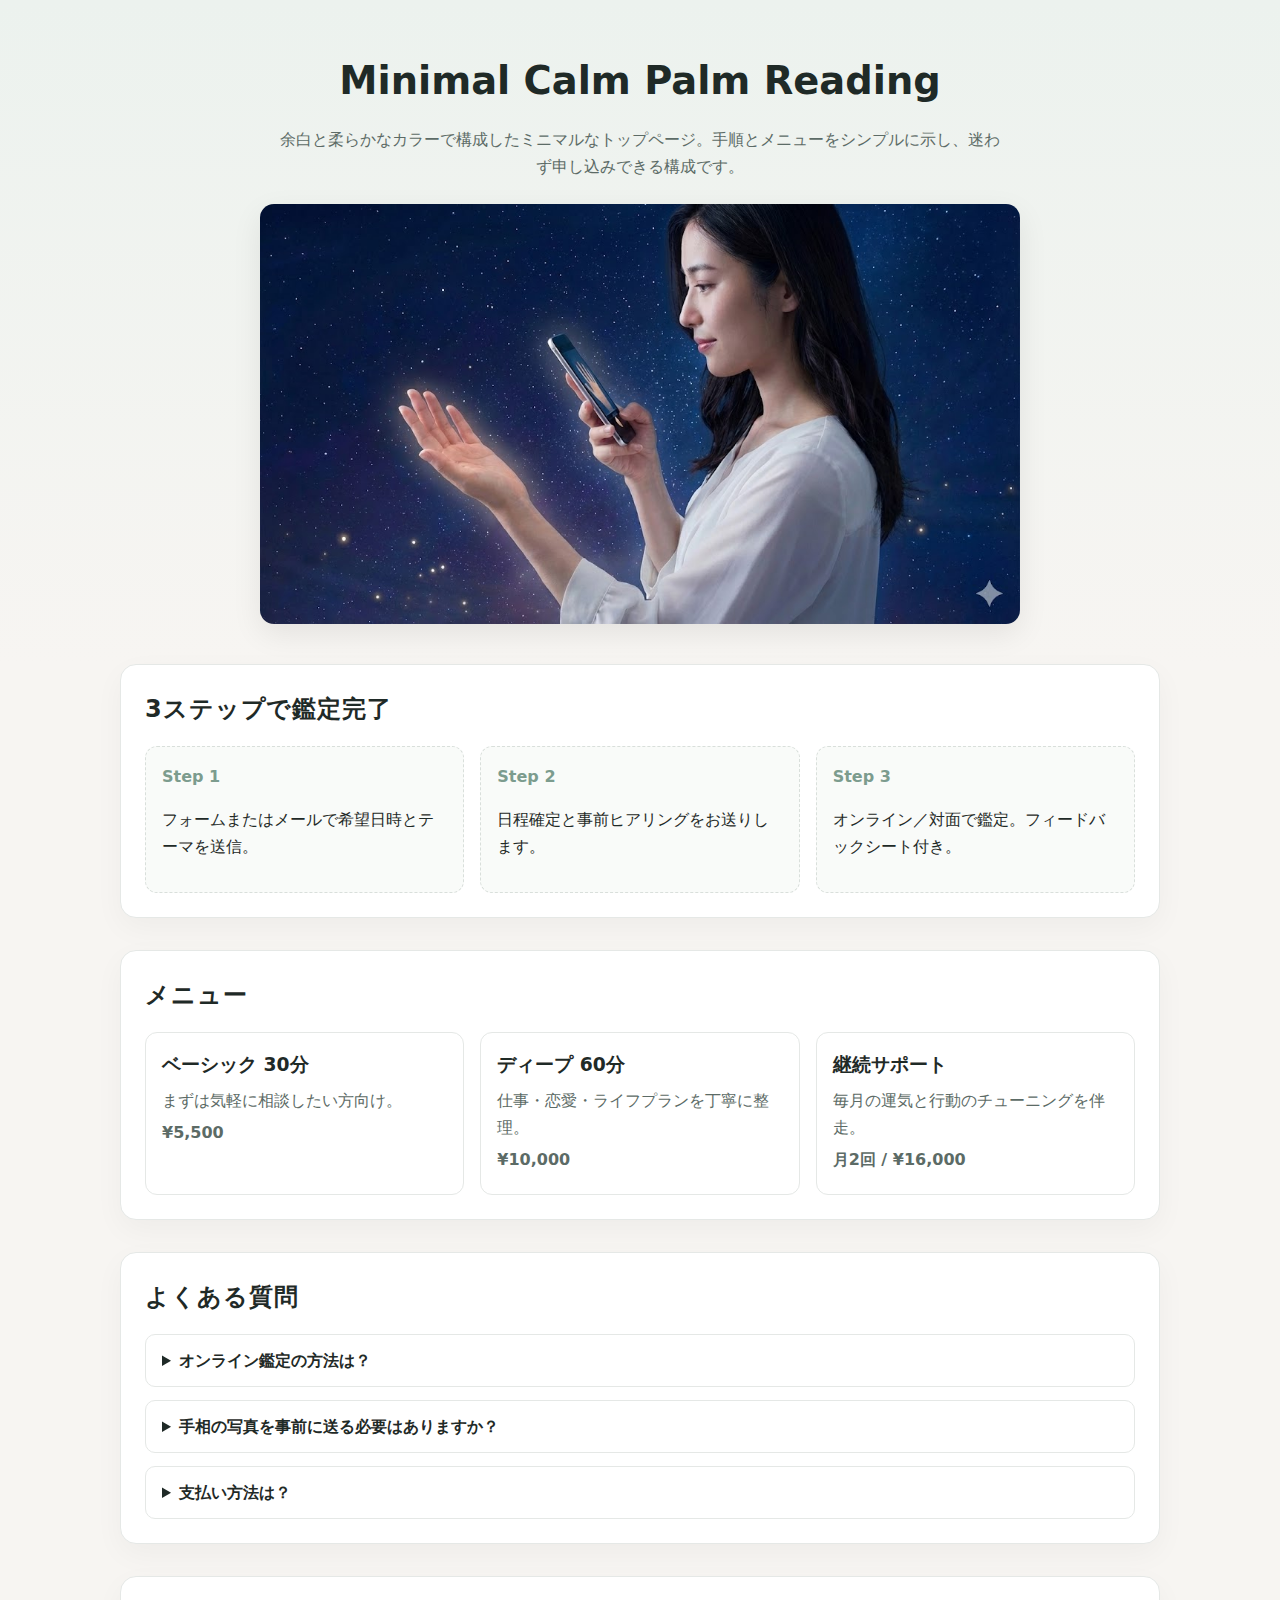
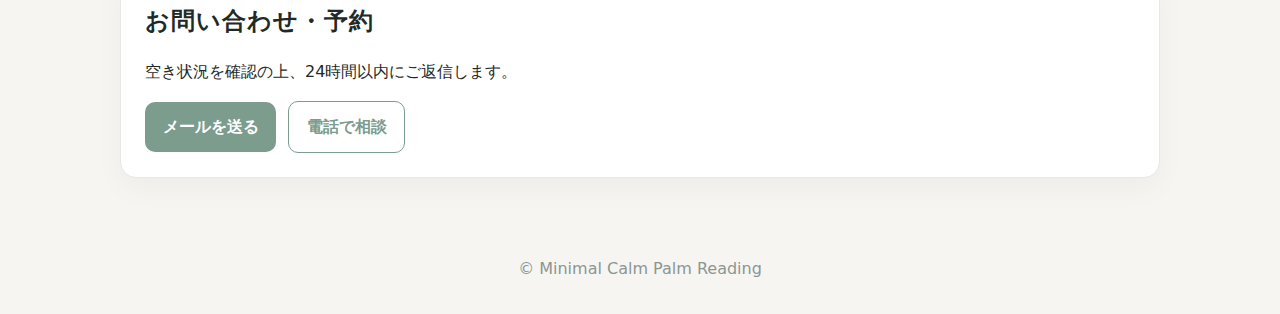
<file: version3.html>
<!DOCTYPE html>
<html lang="ja">
<head>
  <meta charset="UTF-8">
  <meta name="viewport" content="width=device-width, initial-scale=1.0">
  <title>手相鑑定 Minimal Calm</title>
  <style>
    :root {
      --bg: #f7f5f2;
      --card: #ffffff;
      --accent: #7c9c8e;
      --ink: #1f2a27;
      --muted: #5c6b66;
    }
    * { box-sizing: border-box; }
    body {
      margin: 0;
      font-family: 'Noto Sans JP', 'Hiragino Sans', system-ui, sans-serif;
      background: var(--bg);
      color: var(--ink);
      line-height: 1.7;
    }
    header {
      padding: 3rem 1.25rem 2.5rem;
      background: linear-gradient(180deg, #ecf2ee, rgba(236,242,238,0));
      text-align: center;
    }
    h1 { margin: 0 0 .8rem; font-size: clamp(1.9rem, 3vw, 2.4rem); }
    p.lead { max-width: 720px; margin: 0 auto; color: var(--muted); }
    main { max-width: 1080px; margin: 0 auto; padding: 0 1.25rem 3rem; display: grid; gap: 2rem; }
    .card {
      background: var(--card);
      border-radius: 16px;
      padding: 1.5rem;
      box-shadow: 0 10px 30px rgba(0,0,0,0.04);
      border: 1px solid #e5e8e6;
    }
    h2 { margin: 0 0 1rem; letter-spacing: .04em; color: var(--ink); }
    .steps { display: grid; gap: 1rem; grid-template-columns: repeat(auto-fit, minmax(220px,1fr)); }
    .step { padding: 1rem; border-radius: 12px; border: 1px dashed #d9dfdb; background: #f9fbf9; }
    .step strong { display: block; margin-bottom: .4rem; color: var(--accent); }
    .menu { display: grid; gap: 1rem; grid-template-columns: repeat(auto-fit, minmax(240px,1fr)); }
    .menu-item { border: 1px solid #e5e8e6; border-radius: 12px; padding: 1rem; background: #fff; }
    .menu-item h3 { margin: 0 0 .4rem; }
    .menu-item p { margin: 0 0 .3rem; color: var(--muted); }
    .cta { display: flex; gap: .75rem; flex-wrap: wrap; align-items: center; }
    .btn { text-decoration: none; padding: .7rem 1.1rem; border-radius: 10px; font-weight: 700; }
    .primary { background: var(--accent); color: #fff; }
    .secondary { color: var(--accent); border: 1px solid var(--accent); }
    .faq { display: grid; gap: .8rem; }
    details { border: 1px solid #e5e8e6; border-radius: 10px; padding: .75rem 1rem; background: #fff; }
    summary { cursor: pointer; font-weight: 700; }
    footer { text-align: center; color: #8a9793; padding: 1.8rem 1rem 2rem; }
    .hero-img { width: 100%; max-width: 760px; margin: 1.5rem auto 0; border-radius: 14px; box-shadow: 0 10px 30px rgba(0,0,0,0.08); display: block; }
  </style>
</head>
<body>
  <header>
    <h1>Minimal Calm Palm Reading</h1>
    <p class="lead">余白と柔らかなカラーで構成したミニマルなトップページ。手順とメニューをシンプルに示し、迷わず申し込みできる構成です。</p>
    <img class="hero-img" src="assets/images/tesoutop.jpg" alt="手相鑑定イメージ">
  </header>

  <main>
    <section class="card">
      <h2>3ステップで鑑定完了</h2>
      <div class="steps">
        <div class="step">
          <strong>Step 1</strong>
          <p>フォームまたはメールで希望日時とテーマを送信。</p>
        </div>
        <div class="step">
          <strong>Step 2</strong>
          <p>日程確定と事前ヒアリングをお送りします。</p>
        </div>
        <div class="step">
          <strong>Step 3</strong>
          <p>オンライン／対面で鑑定。フィードバックシート付き。</p>
        </div>
      </div>
    </section>

    <section class="card">
      <h2>メニュー</h2>
      <div class="menu">
        <div class="menu-item">
          <h3>ベーシック 30分</h3>
          <p>まずは気軽に相談したい方向け。</p>
          <p><strong>¥5,500</strong></p>
        </div>
        <div class="menu-item">
          <h3>ディープ 60分</h3>
          <p>仕事・恋愛・ライフプランを丁寧に整理。</p>
          <p><strong>¥10,000</strong></p>
        </div>
        <div class="menu-item">
          <h3>継続サポート</h3>
          <p>毎月の運気と行動のチューニングを伴走。</p>
          <p><strong>月2回 / ¥16,000</strong></p>
        </div>
      </div>
    </section>

    <section class="card">
      <h2>よくある質問</h2>
      <div class="faq">
        <details>
          <summary>オンライン鑑定の方法は？</summary>
          <p>Zoom または Google Meet をご用意します。URLは前日までにお送りします。</p>
        </details>
        <details>
          <summary>手相の写真を事前に送る必要はありますか？</summary>
          <p>当日カメラで拝見可能ですが、事前共有いただくと準備がスムーズです。</p>
        </details>
        <details>
          <summary>支払い方法は？</summary>
          <p>事前クレジット決済または銀行振込に対応しています。</p>
        </details>
      </div>
    </section>

    <section class="card">
      <h2>お問い合わせ・予約</h2>
      <p>空き状況を確認の上、24時間以内にご返信します。</p>
      <div class="cta">
        <a class="btn primary" href="mailto:info@example.com?subject=%E9%89%91%E5%AE%9A%E4%BA%88%E7%B4%84%E3%81%AB%E3%81%A4%E3%81%84%E3%81%A6">メールを送る</a>
        <a class="btn secondary" href="tel:000-0000-0000">電話で相談</a>
      </div>
    </section>
  </main>

  <footer>© Minimal Calm Palm Reading</footer>
</body>
</html>
</file>
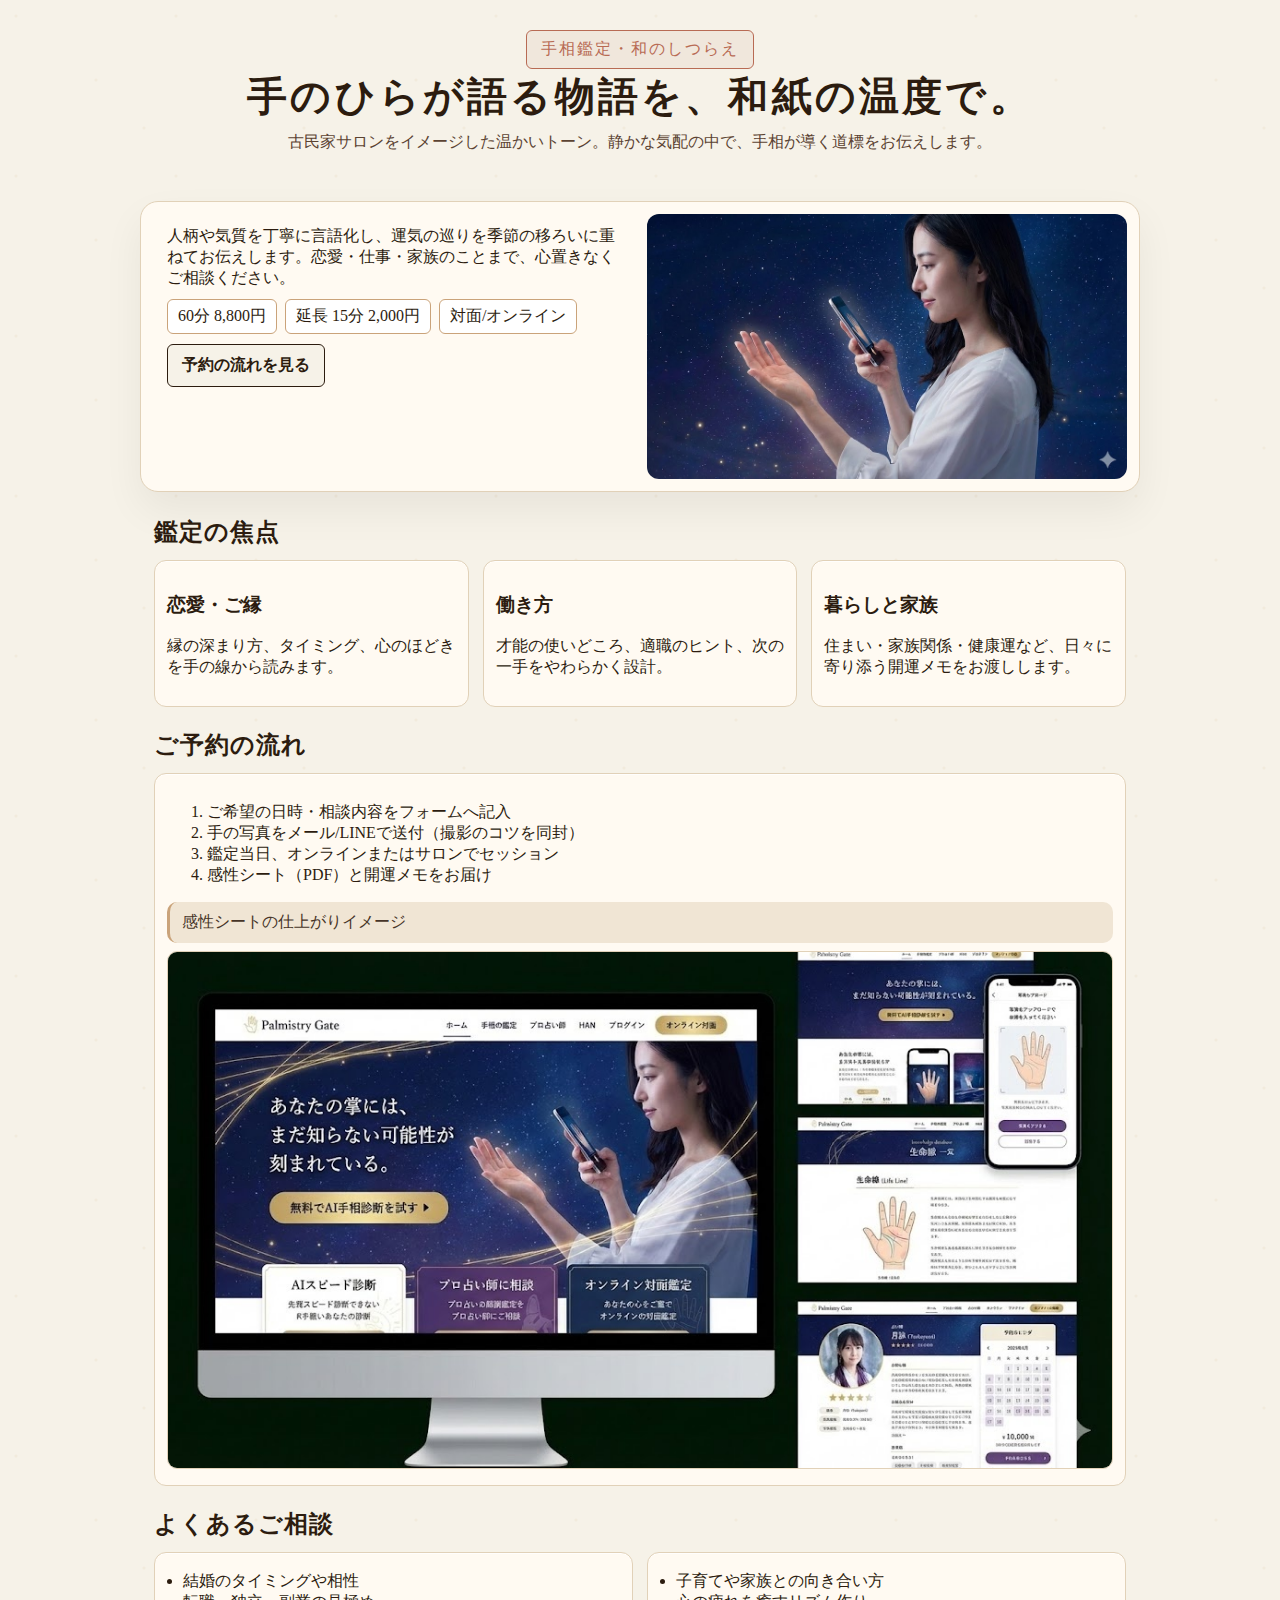
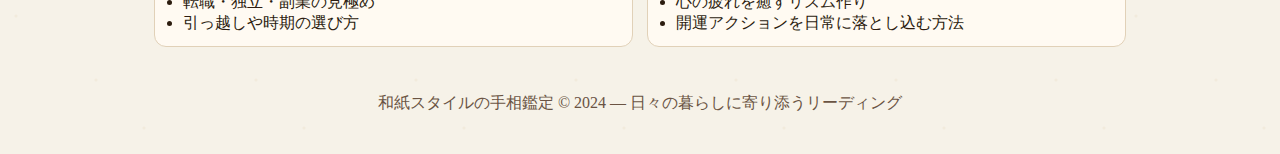
<file: version4-washi.html>
<!DOCTYPE html>
<html lang="ja">
<head>
  <meta charset="UTF-8">
  <meta name="viewport" content="width=device-width, initial-scale=1.0">
  <title>手相鑑定 和紙スタイル</title>
  <style>
    * { box-sizing: border-box; }
    body {
      margin: 0;
      font-family: 'Yu Mincho', 'Hiragino Mincho ProN', serif;
      background: #f6f2e8 url('data:image/svg+xml,%3Csvg xmlns="http://www.w3.org/2000/svg" width="160" height="160" viewBox="0 0 100 100"%3E%3Cg fill="%23eadcc4" fill-opacity="0.35"%3E%3Ccircle cx="10" cy="10" r="1"/%3E%3Ccircle cx="60" cy="50" r="1"/%3E%3Ccircle cx="90" cy="80" r="1"/%3E%3C/g%3E%3C/svg%3E');
      color: #2c1c0f;
    }
    header {
      text-align: center;
      padding: 30px 18px 10px;
    }
    h1 { margin: 0; letter-spacing: 0.08em; font-size: clamp(26px, 4vw, 40px); }
    .subtitle { color: #5b4332; margin: 8px 0 14px; }
    .seal {
      display: inline-block;
      padding: 8px 14px;
      border: 1px solid #b86b54;
      border-radius: 6px;
      color: #b86b54;
      letter-spacing: 0.12em;
      background: rgba(184,107,84,0.08);
    }
    .hero {
      max-width: 1000px;
      margin: 24px auto;
      padding: 12px;
      border-radius: 18px;
      background: #fffaf2;
      border: 1px solid #e1d1b8;
      display: grid;
      grid-template-columns: repeat(auto-fit, minmax(260px, 1fr));
      gap: 14px;
      box-shadow: 0 18px 40px rgba(0,0,0,0.06);
    }
    .hero img { width: 100%; border-radius: 12px; object-fit: cover; }
    .hero-text { padding: 12px 14px; }
    .hero-text p { margin: 0 0 10px; }
    .btn {
      display: inline-block;
      margin-top: 10px;
      padding: 10px 14px;
      border: 1px solid #2c1c0f;
      color: #2c1c0f;
      text-decoration: none;
      border-radius: 6px;
      background: #f6f2e8;
      font-weight: bold;
    }
    .section { max-width: 1000px; margin: 22px auto; padding: 0 14px; }
    .section h2 { margin: 0 0 12px; letter-spacing: 0.04em; }
    .columns { display: grid; grid-template-columns: repeat(auto-fit, minmax(240px, 1fr)); gap: 14px; }
    .paper-card {
      background: #fffaf2;
      border: 1px solid #e1d1b8;
      border-radius: 12px;
      padding: 12px;
      box-shadow: inset 0 1px 0 rgba(255,255,255,0.8);
    }
    ul { margin: 6px 0 0; padding-left: 16px; }
    .note {
      background: #f0e5d4;
      border-left: 3px solid #caa37a;
      padding: 10px 12px;
      border-radius: 10px;
      color: #463427;
    }
    .price { display: flex; flex-wrap: wrap; gap: 8px; }
    .pill {
      padding: 6px 10px;
      border-radius: 6px;
      border: 1px solid #caa37a;
      background: #fff;
    }
    footer { text-align: center; color: #6a5443; padding: 24px 18px 40px; }
  </style>
</head>
<body>
  <header>
    <div class="seal">手相鑑定・和のしつらえ</div>
    <h1>手のひらが語る物語を、和紙の温度で。</h1>
    <p class="subtitle">古民家サロンをイメージした温かいトーン。静かな気配の中で、手相が導く道標をお伝えします。</p>
  </header>

  <div class="hero">
    <div class="hero-text">
      <p>人柄や気質を丁寧に言語化し、運気の巡りを季節の移ろいに重ねてお伝えします。恋愛・仕事・家族のことまで、心置きなくご相談ください。</p>
      <div class="price">
        <span class="pill">60分 8,800円</span>
        <span class="pill">延長 15分 2,000円</span>
        <span class="pill">対面/オンライン</span>
      </div>
      <a class="btn" href="#flow">予約の流れを見る</a>
    </div>
    <img src="assets/images/tesoutop.jpg" alt="手相鑑定の写真">
  </div>

  <section class="section">
    <h2>鑑定の焦点</h2>
    <div class="columns">
      <div class="paper-card">
        <h3>恋愛・ご縁</h3>
        <p>縁の深まり方、タイミング、心のほどきを手の線から読みます。</p>
      </div>
      <div class="paper-card">
        <h3>働き方</h3>
        <p>才能の使いどころ、適職のヒント、次の一手をやわらかく設計。</p>
      </div>
      <div class="paper-card">
        <h3>暮らしと家族</h3>
        <p>住まい・家族関係・健康運など、日々に寄り添う開運メモをお渡しします。</p>
      </div>
    </div>
  </section>

  <section class="section" id="flow">
    <h2>ご予約の流れ</h2>
    <div class="paper-card">
      <ol>
        <li>ご希望の日時・相談内容をフォームへ記入</li>
        <li>手の写真をメール/LINEで送付（撮影のコツを同封）</li>
        <li>鑑定当日、オンラインまたはサロンでセッション</li>
        <li>感性シート（PDF）と開運メモをお届け</li>
      </ol>
      <div class="note">感性シートの仕上がりイメージ</div>
      <img src="assets/kansei.jpg" alt="完成イメージ" style="width:100%; border-radius:10px; margin-top:8px; border: 1px solid #e1d1b8;">
    </div>
  </section>

  <section class="section">
    <h2>よくあるご相談</h2>
    <div class="columns">
      <div class="paper-card">
        <ul>
          <li>結婚のタイミングや相性</li>
          <li>転職・独立・副業の見極め</li>
          <li>引っ越しや時期の選び方</li>
        </ul>
      </div>
      <div class="paper-card">
        <ul>
          <li>子育てや家族との向き合い方</li>
          <li>心の疲れを癒すリズム作り</li>
          <li>開運アクションを日常に落とし込む方法</li>
        </ul>
      </div>
    </div>
  </section>

  <footer>
    和紙スタイルの手相鑑定 © 2024 — 日々の暮らしに寄り添うリーディング
  </footer>
</body>
</html>
</file>
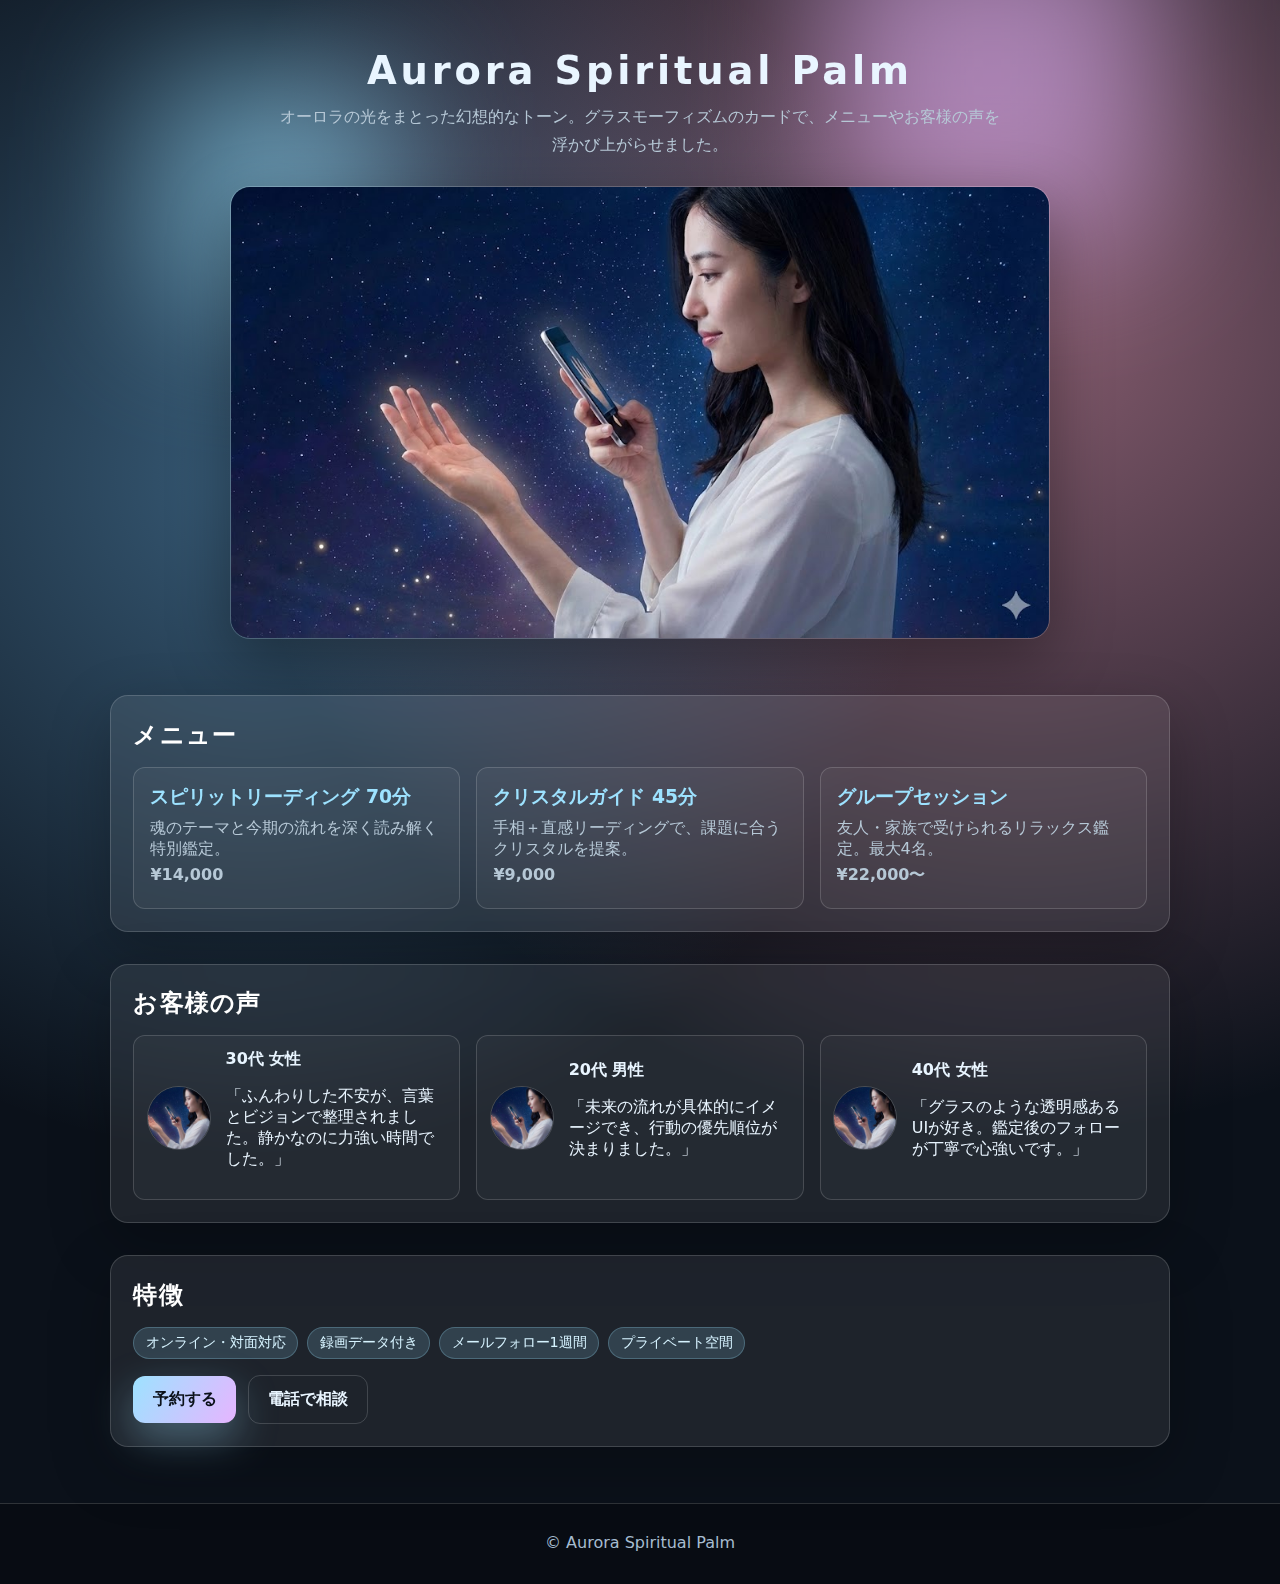
<file: version4.html>
<!DOCTYPE html>
<html lang="ja">
<head>
  <meta charset="UTF-8">
  <meta name="viewport" content="width=device-width, initial-scale=1.0">
  <title>手相鑑定 Aurora Spiritual</title>
  <style>
    :root {
      --bg: radial-gradient(circle at 20% 30%, rgba(120,199,255,0.4), transparent 45%),
             radial-gradient(circle at 80% 20%, rgba(255,166,194,0.5), transparent 50%),
             #0b111a;
      --glass: rgba(255,255,255,0.08);
      --border: rgba(255,255,255,0.16);
      --accent: #9de2ff;
      --accent2: #e6b5ff;
      --text: #e9f5ff;
      --muted: #b6c8d6;
    }
    * { box-sizing: border-box; }
    body {
      margin: 0;
      font-family: 'Noto Sans JP', 'Hiragino Sans', system-ui, sans-serif;
      background: var(--bg);
      min-height: 100vh;
      color: var(--text);
    }
    header {
      position: relative;
      padding: 3rem 1.25rem 3.5rem;
      text-align: center;
      overflow: hidden;
    }
    .blur-ball {
      position: absolute;
      filter: blur(70px);
      opacity: .55;
      z-index: 0;
    }
    .ball-1 { width: 240px; height: 240px; background: #9de2ff; top: 10%; left: 12%; }
    .ball-2 { width: 320px; height: 320px; background: #e6b5ff; top: -12%; right: 10%; }
    .content { position: relative; z-index: 1; max-width: 1040px; margin: 0 auto; }
    h1 { margin: 0 0 .6rem; font-size: clamp(2rem, 3vw, 2.6rem); letter-spacing: .1em; }
    p.lead { margin: 0 auto; max-width: 720px; color: var(--muted); line-height: 1.8; }
    .hero-img { width: 100%; max-width: 820px; margin: 1.6rem auto 0; border-radius: 20px; border: 1px solid var(--border); box-shadow: 0 20px 60px rgba(0,0,0,0.35); display: block; }
    main { max-width: 1100px; margin: 0 auto; padding: 0 1.25rem 3.5rem; display: grid; gap: 2rem; }
    .glass {
      background: var(--glass);
      border: 1px solid var(--border);
      border-radius: 18px;
      padding: 1.4rem;
      box-shadow: 0 20px 60px rgba(0,0,0,0.25);
      backdrop-filter: blur(8px);
    }
    h2 { margin: 0 0 1rem; letter-spacing: .05em; color: #fff; }
    .menu { display: grid; grid-template-columns: repeat(auto-fit, minmax(240px,1fr)); gap: 1rem; }
    .menu-item { border: 1px solid var(--border); border-radius: 12px; padding: 1rem; background: rgba(255,255,255,0.04); }
    .menu-item h3 { margin: 0 0 .5rem; color: var(--accent); }
    .menu-item p { margin: 0 0 .35rem; color: var(--muted); }
    .voices { display: grid; grid-template-columns: repeat(auto-fit, minmax(280px,1fr)); gap: 1rem; }
    .voice { display: grid; grid-template-columns: 64px 1fr; gap: .9rem; align-items: center; padding: .8rem; border-radius: 12px; border: 1px solid var(--border); background: rgba(255,255,255,0.03); }
    .avatar { width: 64px; height: 64px; border-radius: 50%; object-fit: cover; border: 1px solid var(--border); }
    .chips { display: flex; gap: .6rem; flex-wrap: wrap; }
    .chip { padding: .35rem .7rem; border-radius: 999px; background: rgba(157,226,255,0.16); color: #d6f3ff; border: 1px solid rgba(157,226,255,0.25); font-size: .9rem; }
    .cta { display: flex; gap: .75rem; flex-wrap: wrap; align-items: center; margin-top: 1rem; }
    .btn { text-decoration: none; padding: .8rem 1.2rem; border-radius: 12px; font-weight: 700; }
    .primary { background: linear-gradient(120deg, #9de2ff, #e6b5ff); color: #0b111a; box-shadow: 0 16px 40px rgba(157,226,255,0.35); }
    .secondary { border: 1px solid var(--border); color: var(--text); }
    footer { text-align: center; color: #a6bcd0; padding: 1.8rem 1rem 2rem; border-top: 1px solid var(--border); background: rgba(0,0,0,0.25); }
  </style>
</head>
<body>
  <header>
    <div class="blur-ball ball-1"></div>
    <div class="blur-ball ball-2"></div>
    <div class="content">
      <h1>Aurora Spiritual Palm</h1>
      <p class="lead">オーロラの光をまとった幻想的なトーン。グラスモーフィズムのカードで、メニューやお客様の声を浮かび上がらせました。</p>
      <img class="hero-img" src="assets/images/tesoutop.jpg" alt="手相鑑定オーロラデザイン">
    </div>
  </header>

  <main>
    <section class="glass">
      <h2>メニュー</h2>
      <div class="menu">
        <div class="menu-item">
          <h3>スピリットリーディング 70分</h3>
          <p>魂のテーマと今期の流れを深く読み解く特別鑑定。</p>
          <p><strong>¥14,000</strong></p>
        </div>
        <div class="menu-item">
          <h3>クリスタルガイド 45分</h3>
          <p>手相＋直感リーディングで、課題に合うクリスタルを提案。</p>
          <p><strong>¥9,000</strong></p>
        </div>
        <div class="menu-item">
          <h3>グループセッション</h3>
          <p>友人・家族で受けられるリラックス鑑定。最大4名。</p>
          <p><strong>¥22,000〜</strong></p>
        </div>
      </div>
    </section>

    <section class="glass">
      <h2>お客様の声</h2>
      <div class="voices">
        <div class="voice">
          <img class="avatar" src="assets/images/tesoutop.jpg" alt="お客様">
          <div>
            <strong>30代 女性</strong>
            <p>「ふんわりした不安が、言葉とビジョンで整理されました。静かなのに力強い時間でした。」</p>
          </div>
        </div>
        <div class="voice">
          <img class="avatar" src="assets/images/tesoutop.jpg" alt="お客様">
          <div>
            <strong>20代 男性</strong>
            <p>「未来の流れが具体的にイメージでき、行動の優先順位が決まりました。」</p>
          </div>
        </div>
        <div class="voice">
          <img class="avatar" src="assets/images/tesoutop.jpg" alt="お客様">
          <div>
            <strong>40代 女性</strong>
            <p>「グラスのような透明感あるUIが好き。鑑定後のフォローが丁寧で心強いです。」</p>
          </div>
        </div>
      </div>
    </section>

    <section class="glass">
      <h2>特徴</h2>
      <div class="chips">
        <span class="chip">オンライン・対面対応</span>
        <span class="chip">録画データ付き</span>
        <span class="chip">メールフォロー1週間</span>
        <span class="chip">プライベート空間</span>
      </div>
      <div class="cta">
        <a class="btn primary" href="mailto:info@example.com?subject=%E3%82%AA%E3%83%BC%E3%83%AD%E3%83%A9%E3%83%87%E3%82%B6%E3%82%A4%E3%83%B3%E9%91%91%E5%AE%9A%E4%BA%88%E7%B4%84">予約する</a>
        <a class="btn secondary" href="tel:000-0000-0000">電話で相談</a>
      </div>
    </section>
  </main>

  <footer>© Aurora Spiritual Palm</footer>
</body>
</html>
</file>
